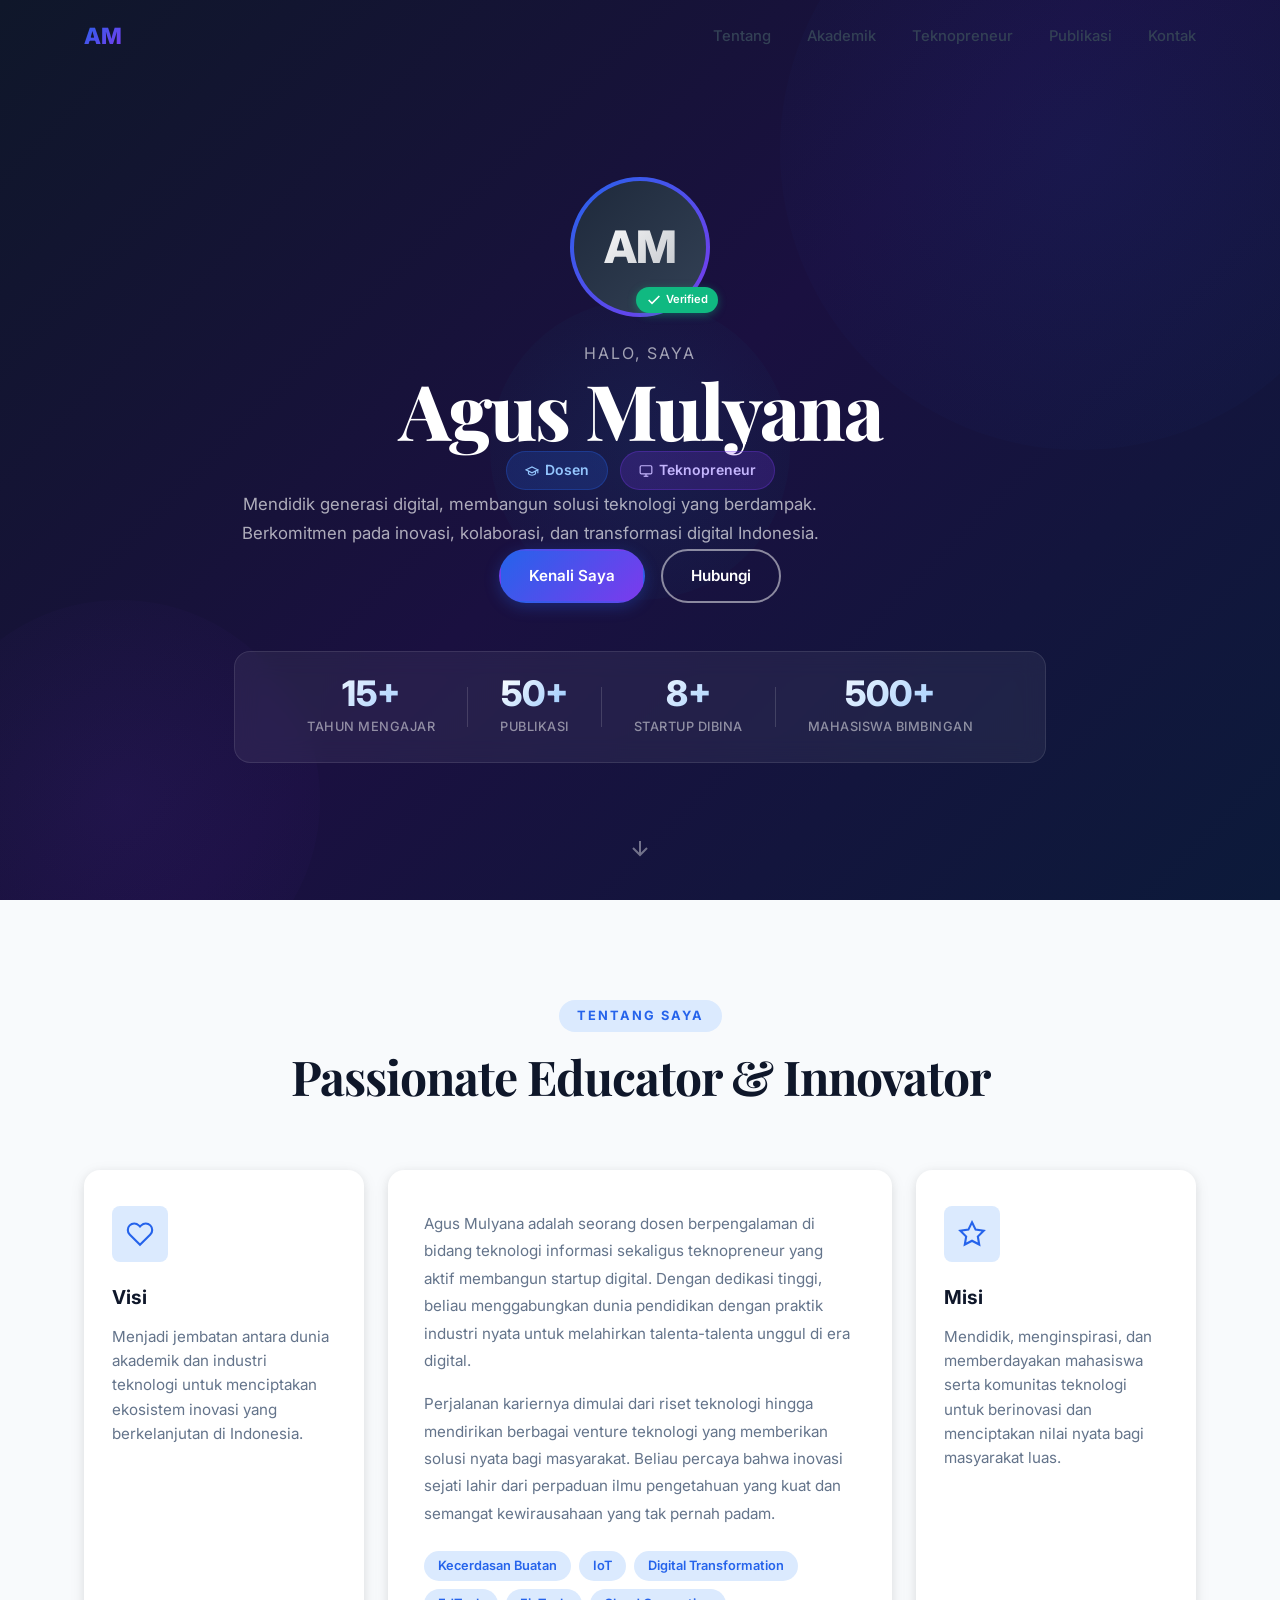
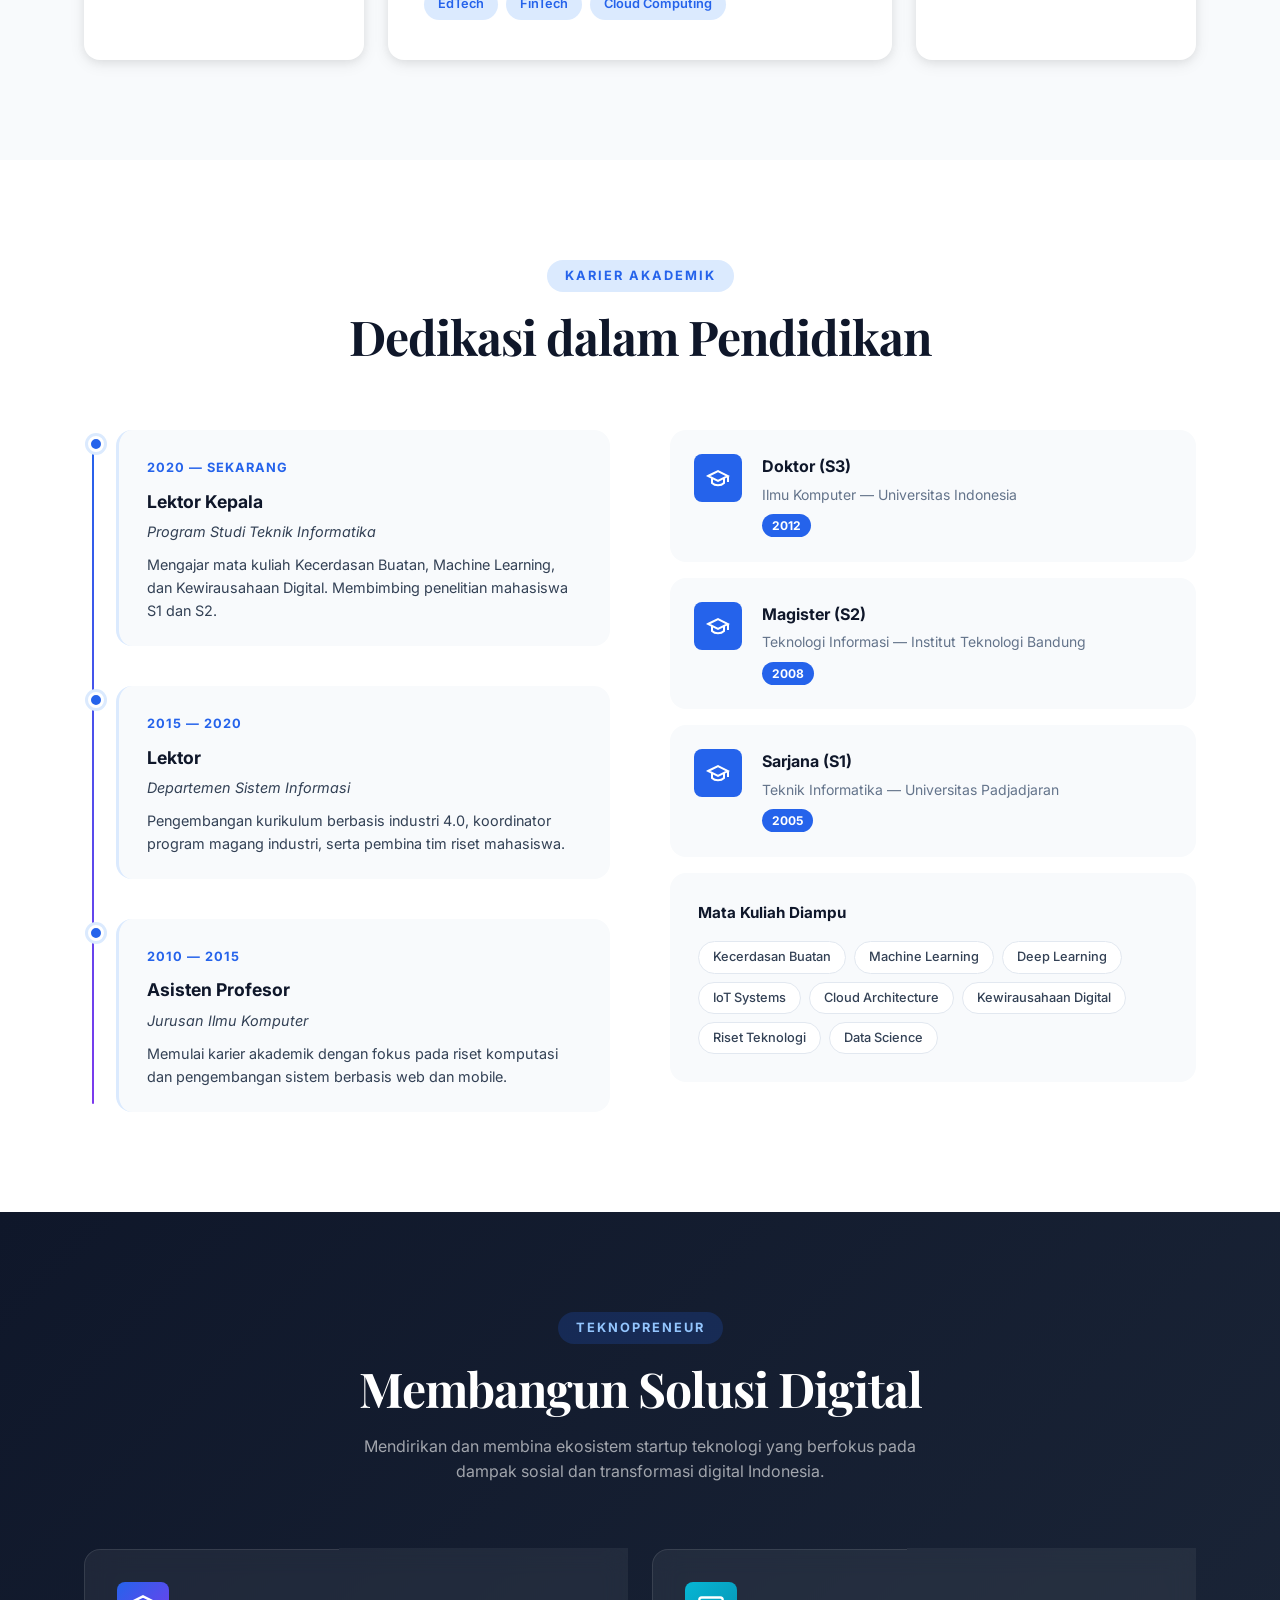
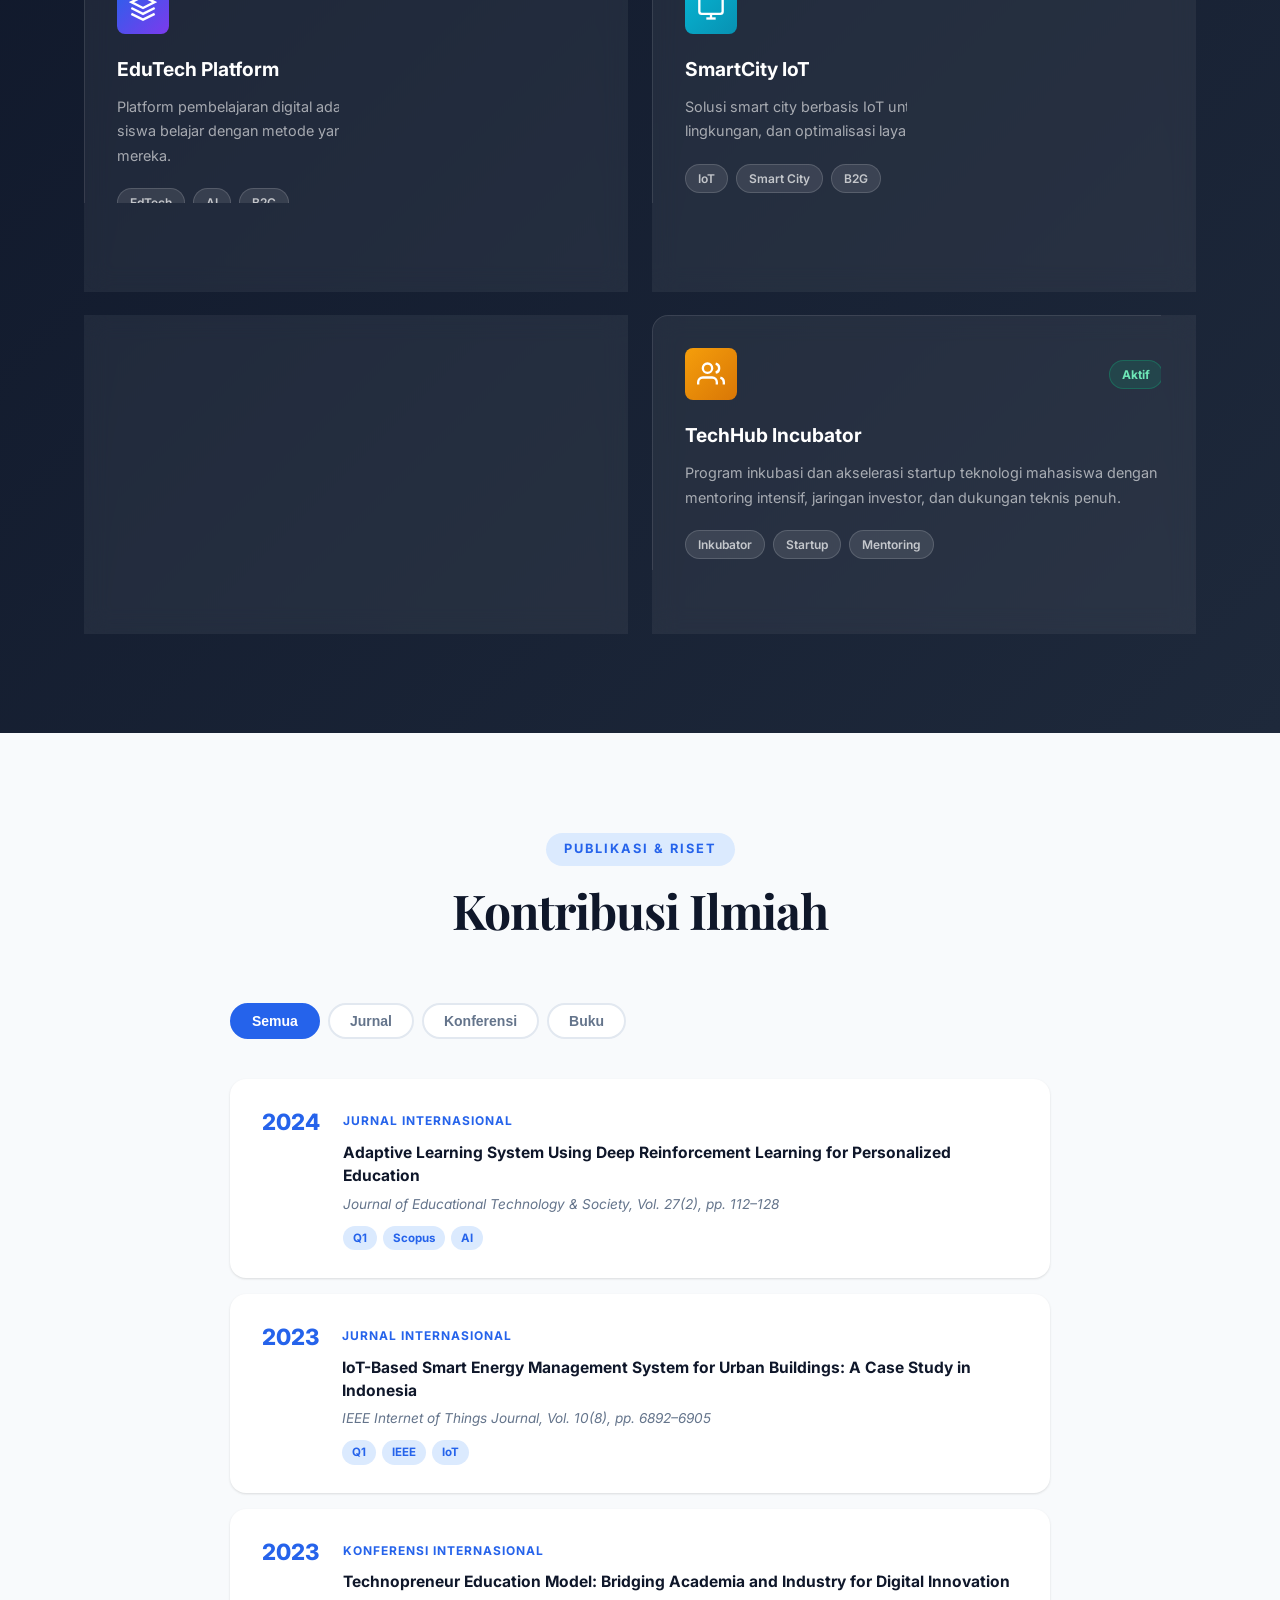
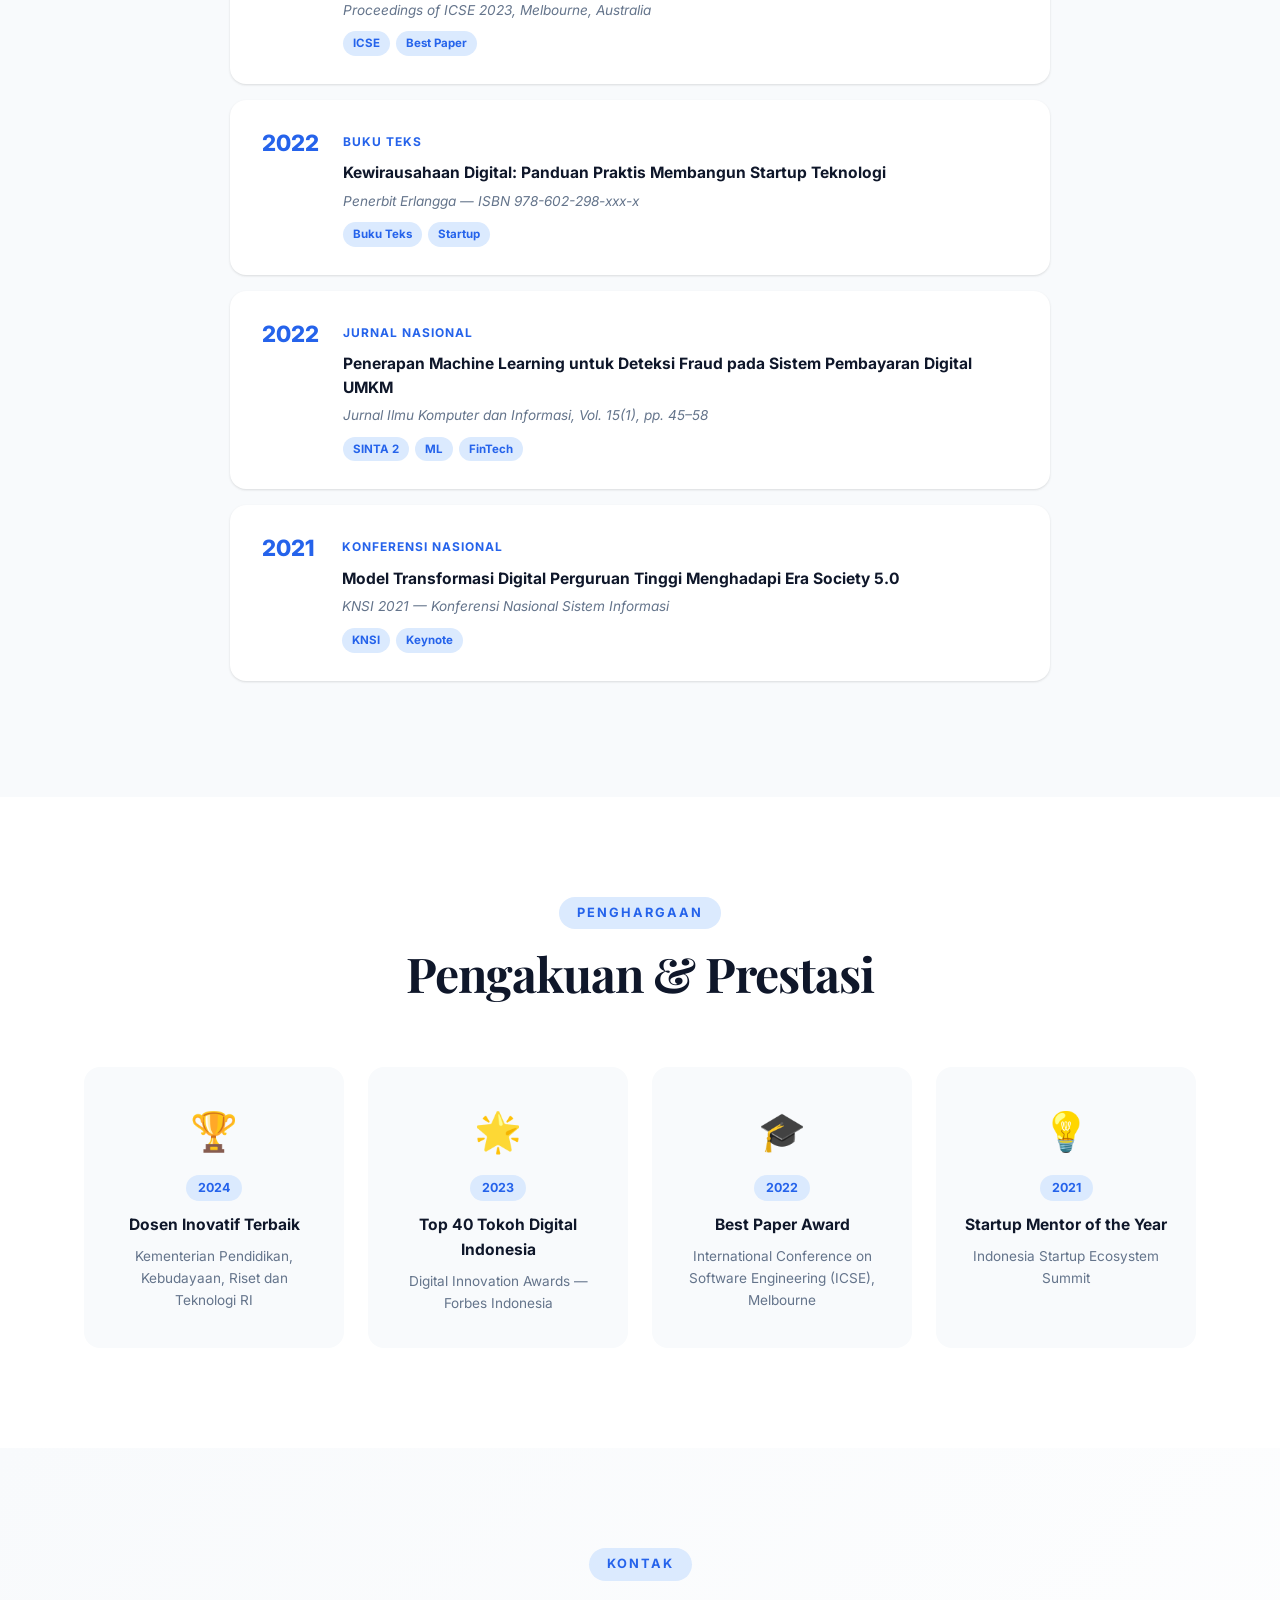
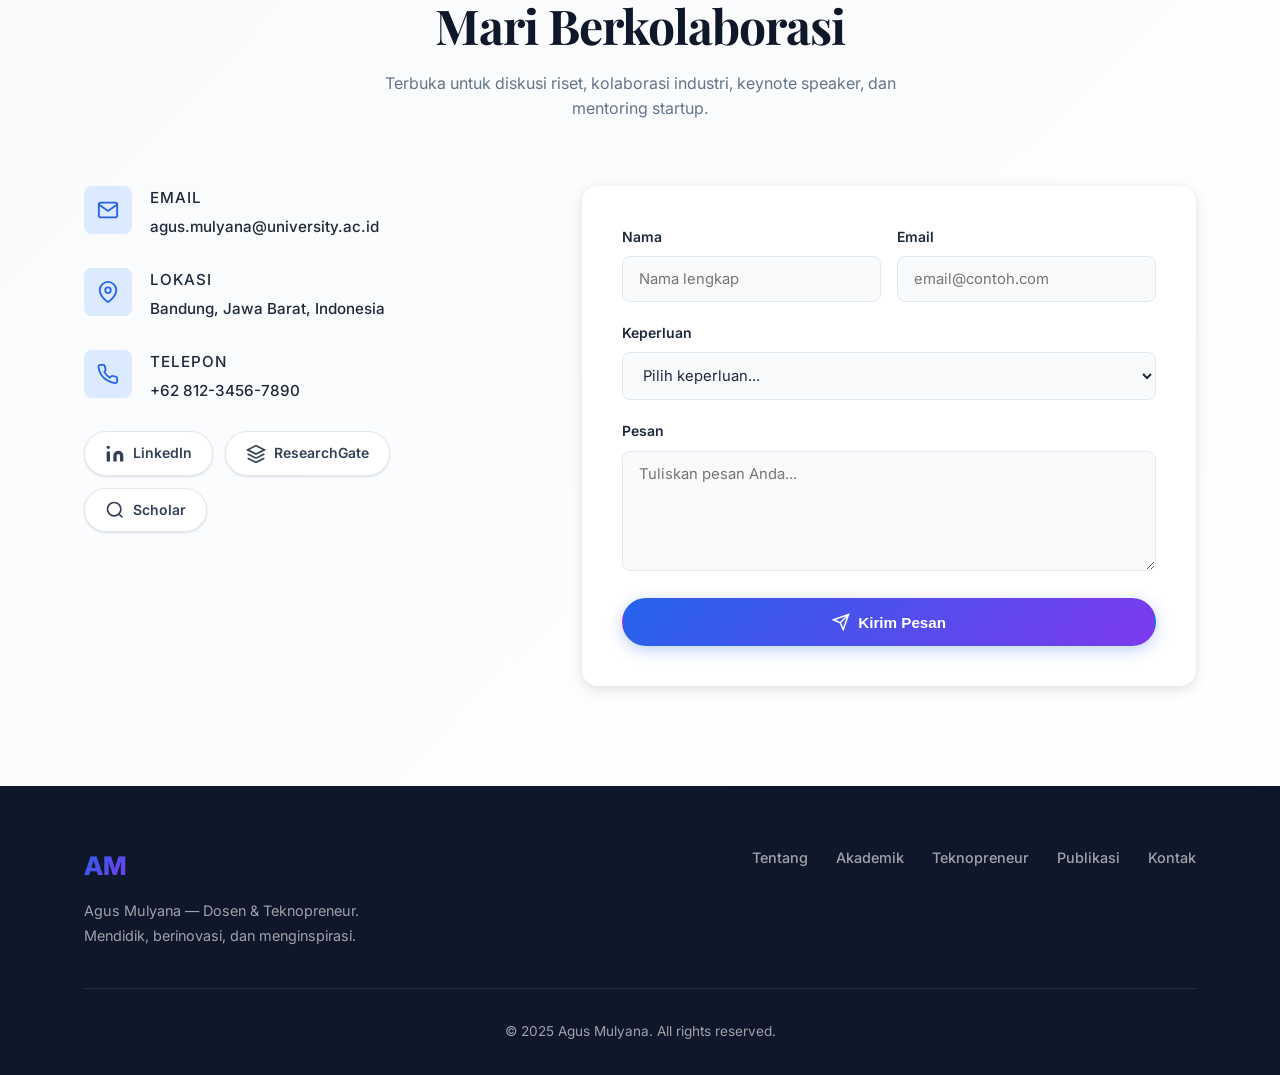
<file: index.html>
<!DOCTYPE html>
<html lang="id">
<head>
  <meta charset="UTF-8" />
  <meta name="viewport" content="width=device-width, initial-scale=1.0" />
  <title>Agus Mulyana — Dosen & Teknopreneur</title>
  <link rel="stylesheet" href="css/style.css" />
  <link rel="preconnect" href="https://fonts.googleapis.com" />
  <link rel="preconnect" href="https://fonts.gstatic.com" crossorigin />
  <link href="https://fonts.googleapis.com/css2?family=Inter:wght@300;400;500;600;700;800&family=Playfair+Display:wght@700;800&display=swap" rel="stylesheet" />
</head>
<body>

  <!-- Navigation -->
  <nav class="navbar" id="navbar">
    <div class="nav-container">
      <a href="#home" class="nav-logo">AM</a>
      <ul class="nav-links" id="navLinks">
        <li><a href="#about">Tentang</a></li>
        <li><a href="#academic">Akademik</a></li>
        <li><a href="#technopreneur">Teknopreneur</a></li>
        <li><a href="#publications">Publikasi</a></li>
        <li><a href="#contact">Kontak</a></li>
      </ul>
      <button class="hamburger" id="hamburger" aria-label="Menu">
        <span></span><span></span><span></span>
      </button>
    </div>
  </nav>

  <!-- Hero -->
  <section class="hero" id="home">
    <div class="hero-bg">
      <div class="hero-circle c1"></div>
      <div class="hero-circle c2"></div>
      <div class="hero-circle c3"></div>
    </div>
    <div class="hero-content">
      <div class="hero-avatar">
        <div class="avatar-ring">
          <div class="avatar-inner">
            <span class="avatar-initials">AM</span>
          </div>
        </div>
        <div class="avatar-badge">
          <svg width="16" height="16" viewBox="0 0 24 24" fill="none" stroke="currentColor" stroke-width="2.5"><polyline points="20 6 9 17 4 12"/></svg>
          Verified
        </div>
      </div>
      <div class="hero-text">
        <p class="hero-greeting">Halo, saya</p>
        <h1 class="hero-name">Agus Mulyana</h1>
        <div class="hero-roles">
          <span class="role-tag tag-dosen">
            <svg width="14" height="14" viewBox="0 0 24 24" fill="none" stroke="currentColor" stroke-width="2"><path d="M22 10v6M2 10l10-5 10 5-10 5z"/><path d="M6 12v5c3 3 9 3 12 0v-5"/></svg>
            Dosen
          </span>
          <span class="role-tag tag-techno">
            <svg width="14" height="14" viewBox="0 0 24 24" fill="none" stroke="currentColor" stroke-width="2"><rect x="2" y="3" width="20" height="14" rx="2"/><line x1="8" y1="21" x2="16" y2="21"/><line x1="12" y1="17" x2="12" y2="21"/></svg>
            Teknopreneur
          </span>
        </div>
        <p class="hero-desc">Mendidik generasi digital, membangun solusi teknologi yang berdampak. Berkomitmen pada inovasi, kolaborasi, dan transformasi digital Indonesia.</p>
        <div class="hero-actions">
          <a href="#about" class="btn btn-primary">Kenali Saya</a>
          <a href="#contact" class="btn btn-outline">Hubungi</a>
        </div>
      </div>
    </div>
    <div class="hero-stats">
      <div class="stat-item">
        <span class="stat-num" data-target="15">0</span>
        <span class="stat-label">Tahun Mengajar</span>
      </div>
      <div class="stat-divider"></div>
      <div class="stat-item">
        <span class="stat-num" data-target="50">0</span>
        <span class="stat-label">Publikasi</span>
      </div>
      <div class="stat-divider"></div>
      <div class="stat-item">
        <span class="stat-num" data-target="8">0</span>
        <span class="stat-label">Startup Dibina</span>
      </div>
      <div class="stat-divider"></div>
      <div class="stat-item">
        <span class="stat-num" data-target="500">0</span>
        <span class="stat-label">Mahasiswa Bimbingan</span>
      </div>
    </div>
    <a href="#about" class="scroll-down" aria-label="Scroll ke bawah">
      <svg width="24" height="24" viewBox="0 0 24 24" fill="none" stroke="currentColor" stroke-width="2"><path d="M12 5v14M5 12l7 7 7-7"/></svg>
    </a>
  </section>

  <!-- About -->
  <section class="section about-section" id="about">
    <div class="container">
      <div class="section-header">
        <span class="section-label">Tentang Saya</span>
        <h2 class="section-title">Passionate Educator &amp; Innovator</h2>
      </div>
      <div class="about-grid">
        <div class="about-card">
          <div class="about-icon">
            <svg width="28" height="28" viewBox="0 0 24 24" fill="none" stroke="currentColor" stroke-width="1.8"><path d="M20.84 4.61a5.5 5.5 0 0 0-7.78 0L12 5.67l-1.06-1.06a5.5 5.5 0 0 0-7.78 7.78l1.06 1.06L12 21.23l7.78-7.78 1.06-1.06a5.5 5.5 0 0 0 0-7.78z"/></svg>
          </div>
          <h3>Visi</h3>
          <p>Menjadi jembatan antara dunia akademik dan industri teknologi untuk menciptakan ekosistem inovasi yang berkelanjutan di Indonesia.</p>
        </div>
        <div class="about-card about-main">
          <p class="about-bio">Agus Mulyana adalah seorang dosen berpengalaman di bidang teknologi informasi sekaligus teknopreneur yang aktif membangun startup digital. Dengan dedikasi tinggi, beliau menggabungkan dunia pendidikan dengan praktik industri nyata untuk melahirkan talenta-talenta unggul di era digital.</p>
          <p class="about-bio">Perjalanan kariernya dimulai dari riset teknologi hingga mendirikan berbagai venture teknologi yang memberikan solusi nyata bagi masyarakat. Beliau percaya bahwa inovasi sejati lahir dari perpaduan ilmu pengetahuan yang kuat dan semangat kewirausahaan yang tak pernah padam.</p>
          <div class="about-tags">
            <span>Kecerdasan Buatan</span>
            <span>IoT</span>
            <span>Digital Transformation</span>
            <span>EdTech</span>
            <span>FinTech</span>
            <span>Cloud Computing</span>
          </div>
        </div>
        <div class="about-card">
          <div class="about-icon">
            <svg width="28" height="28" viewBox="0 0 24 24" fill="none" stroke="currentColor" stroke-width="1.8"><polygon points="12 2 15.09 8.26 22 9.27 17 14.14 18.18 21.02 12 17.77 5.82 21.02 7 14.14 2 9.27 8.91 8.26 12 2"/></svg>
          </div>
          <h3>Misi</h3>
          <p>Mendidik, menginspirasi, dan memberdayakan mahasiswa serta komunitas teknologi untuk berinovasi dan menciptakan nilai nyata bagi masyarakat luas.</p>
        </div>
      </div>
    </div>
  </section>

  <!-- Academic -->
  <section class="section academic-section" id="academic">
    <div class="container">
      <div class="section-header">
        <span class="section-label">Karier Akademik</span>
        <h2 class="section-title">Dedikasi dalam Pendidikan</h2>
      </div>
      <div class="academic-layout">
        <div class="academic-left">
          <div class="timeline">
            <div class="timeline-item reveal">
              <div class="timeline-dot"></div>
              <div class="timeline-content">
                <span class="timeline-year">2020 — Sekarang</span>
                <h4>Lektor Kepala</h4>
                <p class="timeline-place">Program Studi Teknik Informatika</p>
                <p>Mengajar mata kuliah Kecerdasan Buatan, Machine Learning, dan Kewirausahaan Digital. Membimbing penelitian mahasiswa S1 dan S2.</p>
              </div>
            </div>
            <div class="timeline-item reveal">
              <div class="timeline-dot"></div>
              <div class="timeline-content">
                <span class="timeline-year">2015 — 2020</span>
                <h4>Lektor</h4>
                <p class="timeline-place">Departemen Sistem Informasi</p>
                <p>Pengembangan kurikulum berbasis industri 4.0, koordinator program magang industri, serta pembina tim riset mahasiswa.</p>
              </div>
            </div>
            <div class="timeline-item reveal">
              <div class="timeline-dot"></div>
              <div class="timeline-content">
                <span class="timeline-year">2010 — 2015</span>
                <h4>Asisten Profesor</h4>
                <p class="timeline-place">Jurusan Ilmu Komputer</p>
                <p>Memulai karier akademik dengan fokus pada riset komputasi dan pengembangan sistem berbasis web dan mobile.</p>
              </div>
            </div>
          </div>
        </div>
        <div class="academic-right">
          <div class="edu-card reveal">
            <div class="edu-icon">
              <svg width="24" height="24" viewBox="0 0 24 24" fill="none" stroke="currentColor" stroke-width="2"><path d="M22 10v6M2 10l10-5 10 5-10 5z"/><path d="M6 12v5c3 3 9 3 12 0v-5"/></svg>
            </div>
            <div>
              <h4>Doktor (S3)</h4>
              <p>Ilmu Komputer — Universitas Indonesia</p>
              <span class="edu-year">2012</span>
            </div>
          </div>
          <div class="edu-card reveal">
            <div class="edu-icon">
              <svg width="24" height="24" viewBox="0 0 24 24" fill="none" stroke="currentColor" stroke-width="2"><path d="M22 10v6M2 10l10-5 10 5-10 5z"/><path d="M6 12v5c3 3 9 3 12 0v-5"/></svg>
            </div>
            <div>
              <h4>Magister (S2)</h4>
              <p>Teknologi Informasi — Institut Teknologi Bandung</p>
              <span class="edu-year">2008</span>
            </div>
          </div>
          <div class="edu-card reveal">
            <div class="edu-icon">
              <svg width="24" height="24" viewBox="0 0 24 24" fill="none" stroke="currentColor" stroke-width="2"><path d="M22 10v6M2 10l10-5 10 5-10 5z"/><path d="M6 12v5c3 3 9 3 12 0v-5"/></svg>
            </div>
            <div>
              <h4>Sarjana (S1)</h4>
              <p>Teknik Informatika — Universitas Padjadjaran</p>
              <span class="edu-year">2005</span>
            </div>
          </div>
          <div class="courses-block reveal">
            <h4>Mata Kuliah Diampu</h4>
            <div class="course-list">
              <span>Kecerdasan Buatan</span>
              <span>Machine Learning</span>
              <span>Deep Learning</span>
              <span>IoT Systems</span>
              <span>Cloud Architecture</span>
              <span>Kewirausahaan Digital</span>
              <span>Riset Teknologi</span>
              <span>Data Science</span>
            </div>
          </div>
        </div>
      </div>
    </div>
  </section>

  <!-- Technopreneur -->
  <section class="section techno-section" id="technopreneur">
    <div class="container">
      <div class="section-header">
        <span class="section-label">Teknopreneur</span>
        <h2 class="section-title">Membangun Solusi Digital</h2>
        <p class="section-desc">Mendirikan dan membina ekosistem startup teknologi yang berfokus pada dampak sosial dan transformasi digital Indonesia.</p>
      </div>
      <div class="ventures-grid">
        <div class="venture-card reveal">
          <div class="venture-header">
            <div class="venture-logo v1">
              <svg width="28" height="28" viewBox="0 0 24 24" fill="none" stroke="currentColor" stroke-width="2"><path d="M12 2L2 7l10 5 10-5-10-5z"/><path d="M2 17l10 5 10-5"/><path d="M2 12l10 5 10-5"/></svg>
            </div>
            <span class="venture-status status-active">Aktif</span>
          </div>
          <h3>EduTech Platform</h3>
          <p>Platform pembelajaran digital adaptif berbasis AI yang membantu siswa belajar dengan metode yang disesuaikan dengan gaya belajar mereka.</p>
          <div class="venture-tags">
            <span>EdTech</span><span>AI</span><span>B2C</span>
          </div>
          <div class="venture-meta">
            <span>📅 2019</span>
            <span>👥 10.000+ pengguna</span>
          </div>
        </div>
        <div class="venture-card reveal">
          <div class="venture-header">
            <div class="venture-logo v2">
              <svg width="28" height="28" viewBox="0 0 24 24" fill="none" stroke="currentColor" stroke-width="2"><rect x="2" y="3" width="20" height="14" rx="2"/><line x1="8" y1="21" x2="16" y2="21"/><line x1="12" y1="17" x2="12" y2="21"/></svg>
            </div>
            <span class="venture-status status-active">Aktif</span>
          </div>
          <h3>SmartCity IoT</h3>
          <p>Solusi smart city berbasis IoT untuk manajemen energi, pemantauan lingkungan, dan optimalisasi layanan publik perkotaan.</p>
          <div class="venture-tags">
            <span>IoT</span><span>Smart City</span><span>B2G</span>
          </div>
          <div class="venture-meta">
            <span>📅 2021</span>
            <span>🏙️ 3 kota pilot</span>
          </div>
        </div>
        <div class="venture-card reveal">
          <div class="venture-header">
            <div class="venture-logo v3">
              <svg width="28" height="28" viewBox="0 0 24 24" fill="none" stroke="currentColor" stroke-width="2"><line x1="12" y1="1" x2="12" y2="23"/><path d="M17 5H9.5a3.5 3.5 0 0 0 0 7h5a3.5 3.5 0 0 1 0 7H6"/></svg>
            </div>
            <span class="venture-status status-exit">Acquired</span>
          </div>
          <h3>FinPay Digital</h3>
          <p>Solusi pembayaran digital dan inklusi keuangan untuk pelaku UMKM yang belum terjangkau layanan perbankan konvensional.</p>
          <div class="venture-tags">
            <span>FinTech</span><span>UMKM</span><span>B2B</span>
          </div>
          <div class="venture-meta">
            <span>📅 2017</span>
            <span>✅ Diakuisisi 2022</span>
          </div>
        </div>
        <div class="venture-card reveal">
          <div class="venture-header">
            <div class="venture-logo v4">
              <svg width="28" height="28" viewBox="0 0 24 24" fill="none" stroke="currentColor" stroke-width="2"><path d="M17 21v-2a4 4 0 0 0-4-4H5a4 4 0 0 0-4 4v2"/><circle cx="9" cy="7" r="4"/><path d="M23 21v-2a4 4 0 0 0-3-3.87"/><path d="M16 3.13a4 4 0 0 1 0 7.75"/></svg>
            </div>
            <span class="venture-status status-active">Aktif</span>
          </div>
          <h3>TechHub Incubator</h3>
          <p>Program inkubasi dan akselerasi startup teknologi mahasiswa dengan mentoring intensif, jaringan investor, dan dukungan teknis penuh.</p>
          <div class="venture-tags">
            <span>Inkubator</span><span>Startup</span><span>Mentoring</span>
          </div>
          <div class="venture-meta">
            <span>📅 2020</span>
            <span>🚀 8 startup binaan</span>
          </div>
        </div>
      </div>
    </div>
  </section>

  <!-- Publications -->
  <section class="section pub-section" id="publications">
    <div class="container">
      <div class="section-header">
        <span class="section-label">Publikasi &amp; Riset</span>
        <h2 class="section-title">Kontribusi Ilmiah</h2>
      </div>
      <div class="pub-layout">
        <div class="pub-filters">
          <button class="pub-filter active" data-filter="all">Semua</button>
          <button class="pub-filter" data-filter="journal">Jurnal</button>
          <button class="pub-filter" data-filter="conference">Konferensi</button>
          <button class="pub-filter" data-filter="book">Buku</button>
        </div>
        <div class="pub-list" id="pubList">
          <div class="pub-item reveal" data-type="journal">
            <div class="pub-year">2024</div>
            <div class="pub-body">
              <span class="pub-type">Jurnal Internasional</span>
              <h4>Adaptive Learning System Using Deep Reinforcement Learning for Personalized Education</h4>
              <p class="pub-journal">Journal of Educational Technology &amp; Society, Vol. 27(2), pp. 112–128</p>
              <div class="pub-tags"><span>Q1</span><span>Scopus</span><span>AI</span></div>
            </div>
          </div>
          <div class="pub-item reveal" data-type="journal">
            <div class="pub-year">2023</div>
            <div class="pub-body">
              <span class="pub-type">Jurnal Internasional</span>
              <h4>IoT-Based Smart Energy Management System for Urban Buildings: A Case Study in Indonesia</h4>
              <p class="pub-journal">IEEE Internet of Things Journal, Vol. 10(8), pp. 6892–6905</p>
              <div class="pub-tags"><span>Q1</span><span>IEEE</span><span>IoT</span></div>
            </div>
          </div>
          <div class="pub-item reveal" data-type="conference">
            <div class="pub-year">2023</div>
            <div class="pub-body">
              <span class="pub-type">Konferensi Internasional</span>
              <h4>Technopreneur Education Model: Bridging Academia and Industry for Digital Innovation</h4>
              <p class="pub-journal">Proceedings of ICSE 2023, Melbourne, Australia</p>
              <div class="pub-tags"><span>ICSE</span><span>Best Paper</span></div>
            </div>
          </div>
          <div class="pub-item reveal" data-type="book">
            <div class="pub-year">2022</div>
            <div class="pub-body">
              <span class="pub-type">Buku Teks</span>
              <h4>Kewirausahaan Digital: Panduan Praktis Membangun Startup Teknologi</h4>
              <p class="pub-journal">Penerbit Erlangga — ISBN 978-602-298-xxx-x</p>
              <div class="pub-tags"><span>Buku Teks</span><span>Startup</span></div>
            </div>
          </div>
          <div class="pub-item reveal" data-type="journal">
            <div class="pub-year">2022</div>
            <div class="pub-body">
              <span class="pub-type">Jurnal Nasional</span>
              <h4>Penerapan Machine Learning untuk Deteksi Fraud pada Sistem Pembayaran Digital UMKM</h4>
              <p class="pub-journal">Jurnal Ilmu Komputer dan Informasi, Vol. 15(1), pp. 45–58</p>
              <div class="pub-tags"><span>SINTA 2</span><span>ML</span><span>FinTech</span></div>
            </div>
          </div>
          <div class="pub-item reveal" data-type="conference">
            <div class="pub-year">2021</div>
            <div class="pub-body">
              <span class="pub-type">Konferensi Nasional</span>
              <h4>Model Transformasi Digital Perguruan Tinggi Menghadapi Era Society 5.0</h4>
              <p class="pub-journal">KNSI 2021 — Konferensi Nasional Sistem Informasi</p>
              <div class="pub-tags"><span>KNSI</span><span>Keynote</span></div>
            </div>
          </div>
        </div>
      </div>
    </div>
  </section>

  <!-- Achievements -->
  <section class="section award-section">
    <div class="container">
      <div class="section-header">
        <span class="section-label">Penghargaan</span>
        <h2 class="section-title">Pengakuan &amp; Prestasi</h2>
      </div>
      <div class="awards-grid">
        <div class="award-card reveal">
          <div class="award-icon">🏆</div>
          <div class="award-year">2024</div>
          <h4>Dosen Inovatif Terbaik</h4>
          <p>Kementerian Pendidikan, Kebudayaan, Riset dan Teknologi RI</p>
        </div>
        <div class="award-card reveal">
          <div class="award-icon">🌟</div>
          <div class="award-year">2023</div>
          <h4>Top 40 Tokoh Digital Indonesia</h4>
          <p>Digital Innovation Awards — Forbes Indonesia</p>
        </div>
        <div class="award-card reveal">
          <div class="award-icon">🎓</div>
          <div class="award-year">2022</div>
          <h4>Best Paper Award</h4>
          <p>International Conference on Software Engineering (ICSE), Melbourne</p>
        </div>
        <div class="award-card reveal">
          <div class="award-icon">💡</div>
          <div class="award-year">2021</div>
          <h4>Startup Mentor of the Year</h4>
          <p>Indonesia Startup Ecosystem Summit</p>
        </div>
      </div>
    </div>
  </section>

  <!-- Contact -->
  <section class="section contact-section" id="contact">
    <div class="container">
      <div class="section-header">
        <span class="section-label">Kontak</span>
        <h2 class="section-title">Mari Berkolaborasi</h2>
        <p class="section-desc">Terbuka untuk diskusi riset, kolaborasi industri, keynote speaker, dan mentoring startup.</p>
      </div>
      <div class="contact-grid">
        <div class="contact-info">
          <div class="contact-item reveal">
            <div class="contact-icon">
              <svg width="22" height="22" viewBox="0 0 24 24" fill="none" stroke="currentColor" stroke-width="2"><path d="M4 4h16c1.1 0 2 .9 2 2v12c0 1.1-.9 2-2 2H4c-1.1 0-2-.9-2-2V6c0-1.1.9-2 2-2z"/><polyline points="22,6 12,13 2,6"/></svg>
            </div>
            <div>
              <span class="contact-label">Email</span>
              <a href="mailto:agus.mulyana@university.ac.id">agus.mulyana@university.ac.id</a>
            </div>
          </div>
          <div class="contact-item reveal">
            <div class="contact-icon">
              <svg width="22" height="22" viewBox="0 0 24 24" fill="none" stroke="currentColor" stroke-width="2"><path d="M21 10c0 7-9 13-9 13s-9-6-9-13a9 9 0 0 1 18 0z"/><circle cx="12" cy="10" r="3"/></svg>
            </div>
            <div>
              <span class="contact-label">Lokasi</span>
              <span>Bandung, Jawa Barat, Indonesia</span>
            </div>
          </div>
          <div class="contact-item reveal">
            <div class="contact-icon">
              <svg width="22" height="22" viewBox="0 0 24 24" fill="none" stroke="currentColor" stroke-width="2"><path d="M22 16.92v3a2 2 0 0 1-2.18 2 19.79 19.79 0 0 1-8.63-3.07A19.5 19.5 0 0 1 4.69 13a19.79 19.79 0 0 1-3.07-8.67A2 2 0 0 1 3.6 2h3a2 2 0 0 1 2 1.72 12.84 12.84 0 0 0 .7 2.81 2 2 0 0 1-.45 2.11L8.09 9.91a16 16 0 0 0 6 6l1.27-1.27a2 2 0 0 1 2.11-.45 12.84 12.84 0 0 0 2.81.7A2 2 0 0 1 22 16.92z"/></svg>
            </div>
            <div>
              <span class="contact-label">Telepon</span>
              <a href="tel:+6281234567890">+62 812-3456-7890</a>
            </div>
          </div>
          <div class="social-links reveal">
            <a href="#" class="social-btn" aria-label="LinkedIn">
              <svg width="20" height="20" viewBox="0 0 24 24" fill="currentColor"><path d="M16 8a6 6 0 0 1 6 6v7h-4v-7a2 2 0 0 0-2-2 2 2 0 0 0-2 2v7h-4v-7a6 6 0 0 1 6-6z"/><rect x="2" y="9" width="4" height="12"/><circle cx="4" cy="4" r="2"/></svg>
              LinkedIn
            </a>
            <a href="#" class="social-btn" aria-label="ResearchGate">
              <svg width="20" height="20" viewBox="0 0 24 24" fill="none" stroke="currentColor" stroke-width="2"><path d="M12 2L2 7l10 5 10-5-10-5z"/><path d="M2 17l10 5 10-5"/><path d="M2 12l10 5 10-5"/></svg>
              ResearchGate
            </a>
            <a href="#" class="social-btn" aria-label="Google Scholar">
              <svg width="20" height="20" viewBox="0 0 24 24" fill="none" stroke="currentColor" stroke-width="2"><circle cx="11" cy="11" r="8"/><line x1="21" y1="21" x2="16.65" y2="16.65"/></svg>
              Scholar
            </a>
          </div>
        </div>
        <form class="contact-form reveal" id="contactForm">
          <div class="form-row">
            <div class="form-group">
              <label for="name">Nama</label>
              <input type="text" id="name" name="name" placeholder="Nama lengkap" required />
            </div>
            <div class="form-group">
              <label for="email">Email</label>
              <input type="email" id="email" name="email" placeholder="email@contoh.com" required />
            </div>
          </div>
          <div class="form-group">
            <label for="subject">Keperluan</label>
            <select id="subject" name="subject">
              <option value="">Pilih keperluan...</option>
              <option value="research">Kolaborasi Riset</option>
              <option value="speaker">Undangan Pembicara</option>
              <option value="mentoring">Mentoring Startup</option>
              <option value="industry">Kerjasama Industri</option>
              <option value="other">Lainnya</option>
            </select>
          </div>
          <div class="form-group">
            <label for="message">Pesan</label>
            <textarea id="message" name="message" rows="5" placeholder="Tuliskan pesan Anda..." required></textarea>
          </div>
          <button type="submit" class="btn btn-primary btn-full">
            <svg width="18" height="18" viewBox="0 0 24 24" fill="none" stroke="currentColor" stroke-width="2"><line x1="22" y1="2" x2="11" y2="13"/><polygon points="22 2 15 22 11 13 2 9 22 2"/></svg>
            Kirim Pesan
          </button>
          <div class="form-success" id="formSuccess">
            <svg width="20" height="20" viewBox="0 0 24 24" fill="none" stroke="currentColor" stroke-width="2.5"><polyline points="20 6 9 17 4 12"/></svg>
            Pesan terkirim! Kami akan segera menghubungi Anda.
          </div>
        </form>
      </div>
    </div>
  </section>

  <!-- Footer -->
  <footer class="footer">
    <div class="container">
      <div class="footer-top">
        <div class="footer-brand">
          <span class="footer-logo">AM</span>
          <p>Agus Mulyana — Dosen &amp; Teknopreneur. Mendidik, berinovasi, dan menginspirasi.</p>
        </div>
        <div class="footer-links">
          <a href="#about">Tentang</a>
          <a href="#academic">Akademik</a>
          <a href="#technopreneur">Teknopreneur</a>
          <a href="#publications">Publikasi</a>
          <a href="#contact">Kontak</a>
        </div>
      </div>
      <div class="footer-bottom">
        <p>&copy; 2025 Agus Mulyana. All rights reserved.</p>
      </div>
    </div>
  </footer>

  <script src="js/main.js"></script>
</body>
</html>
</file>
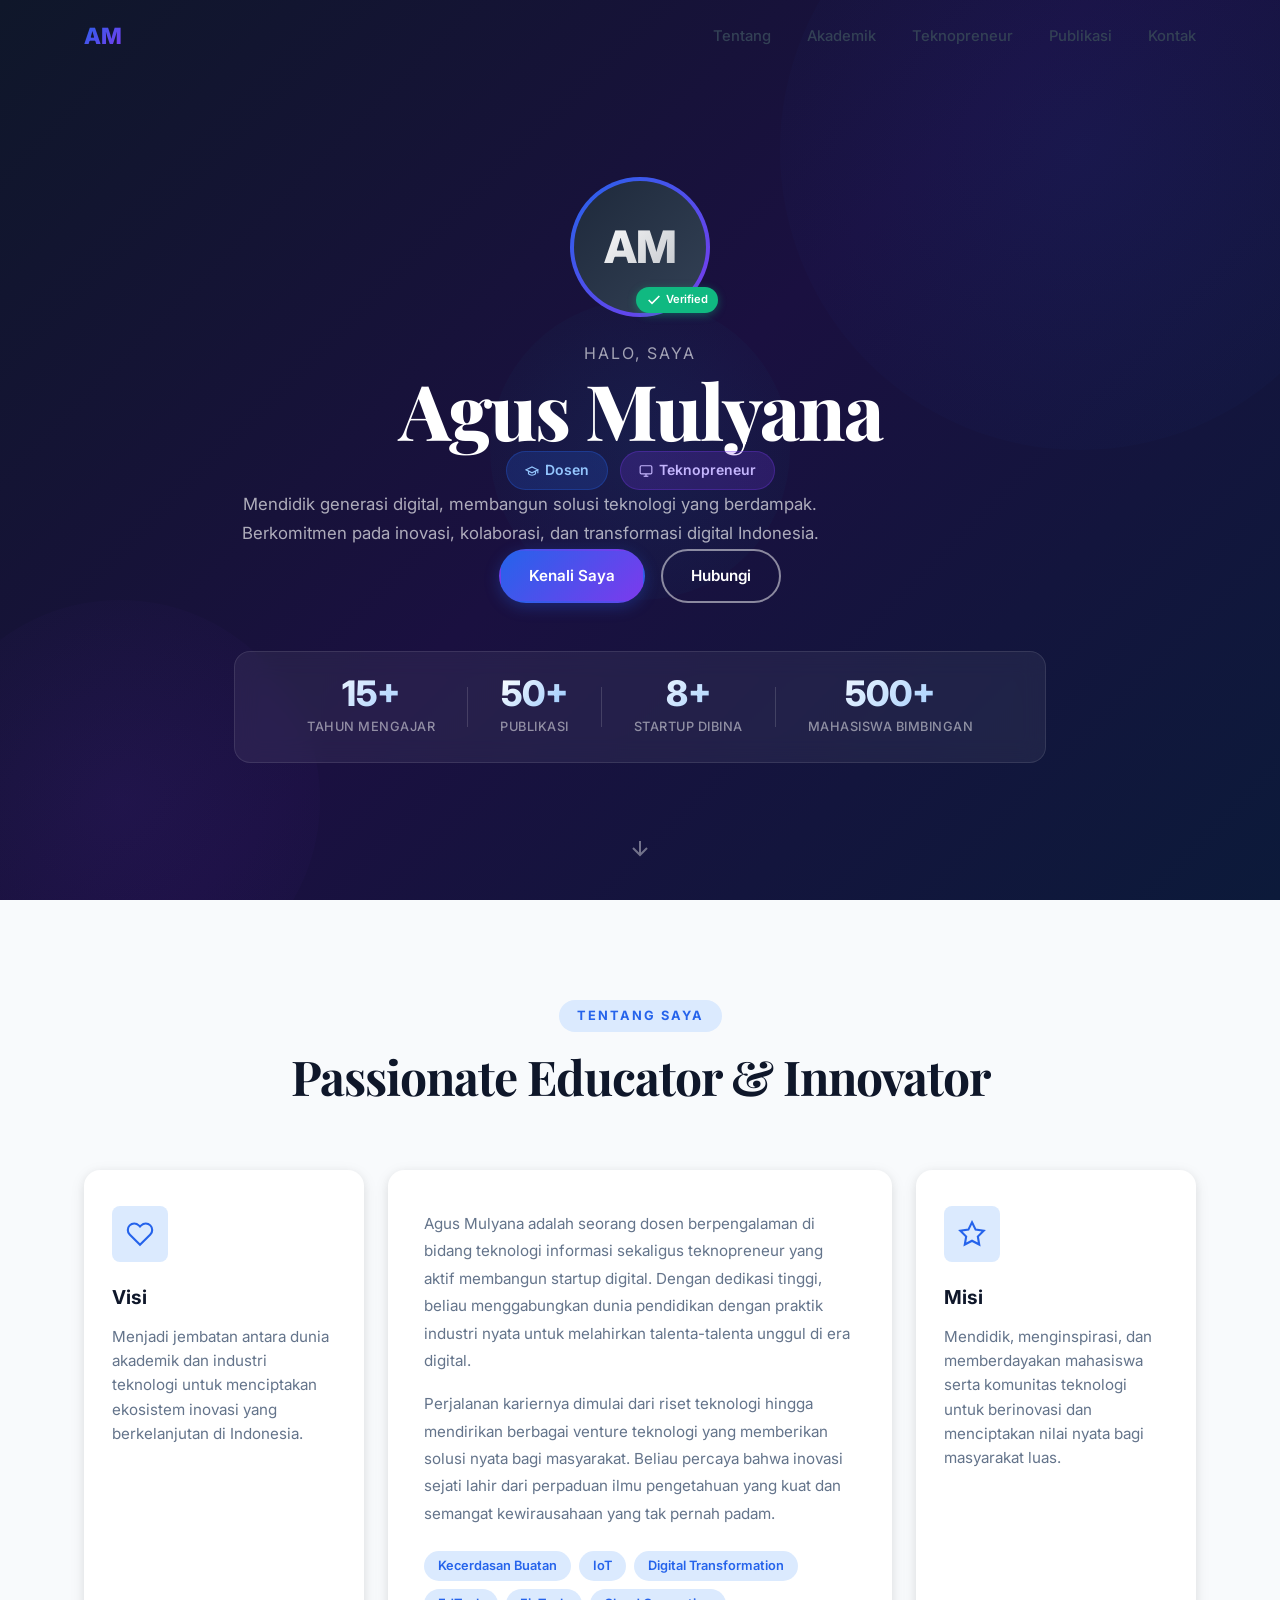
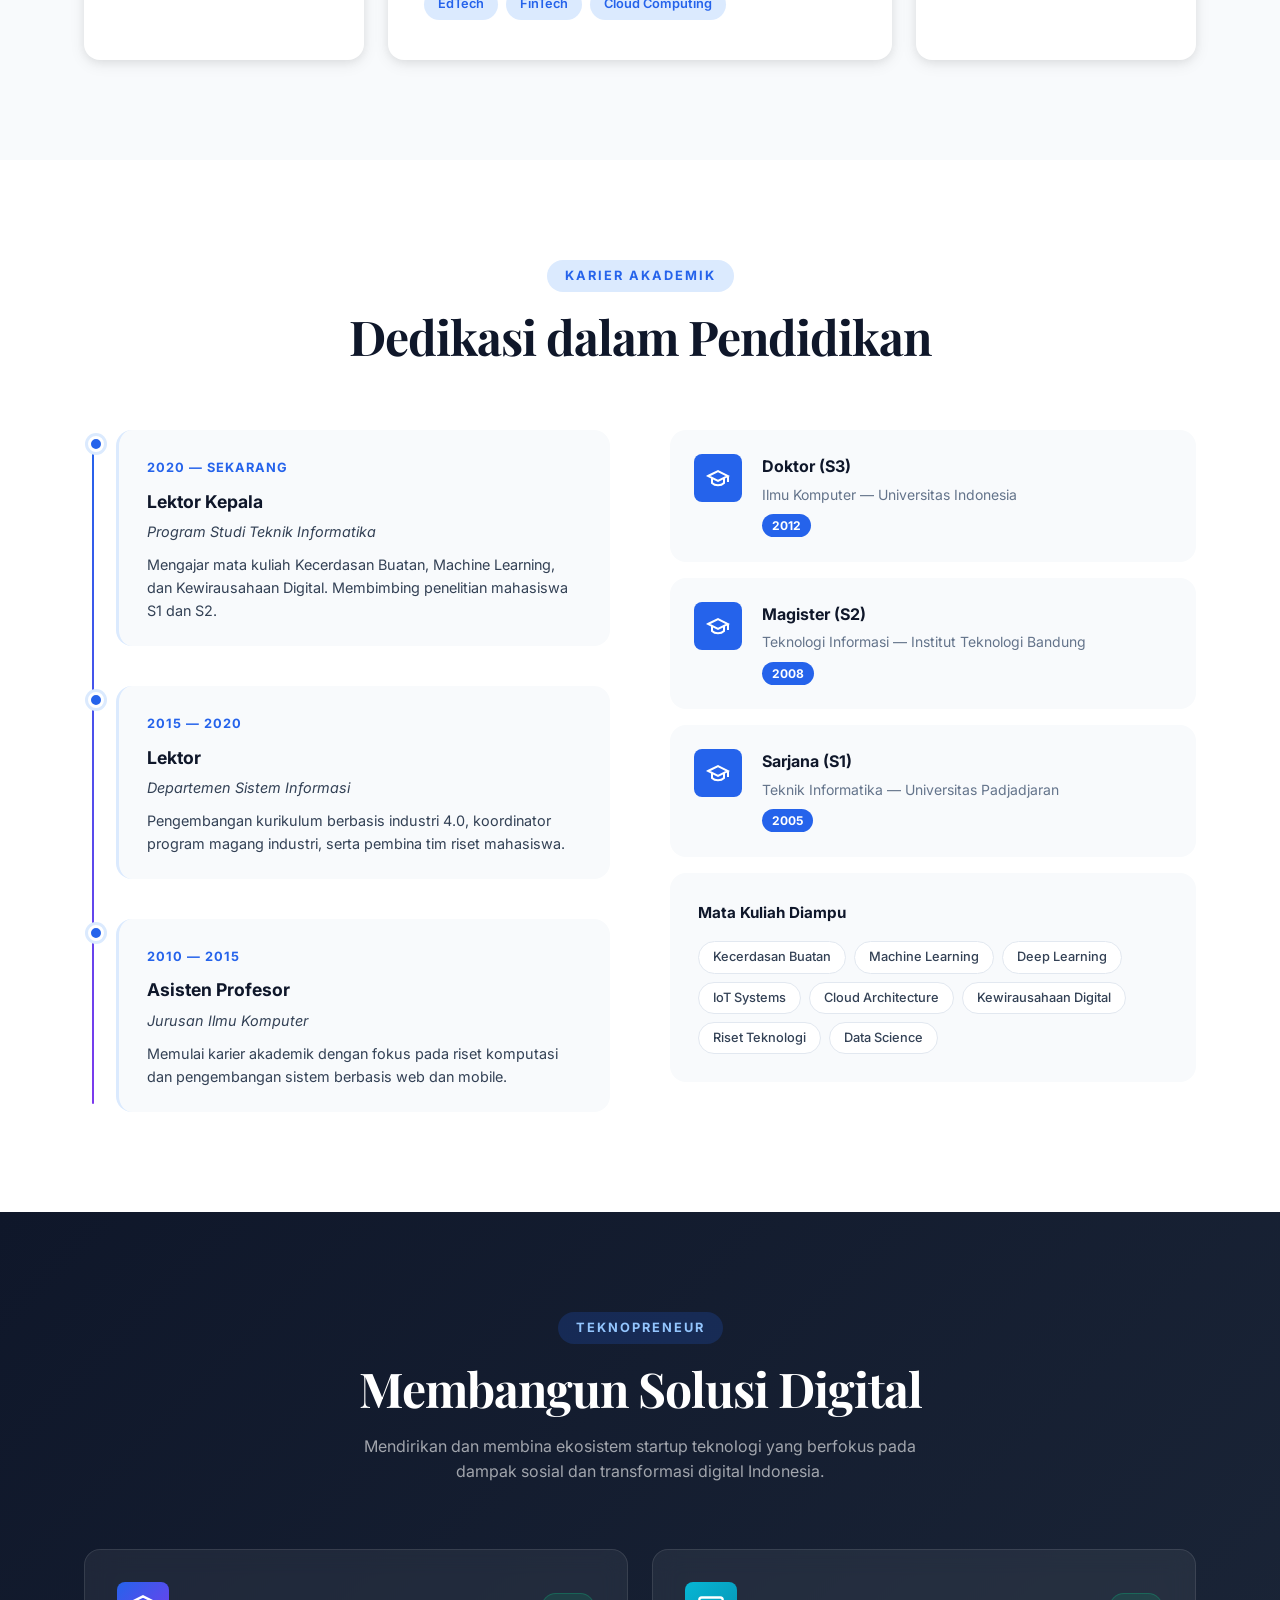
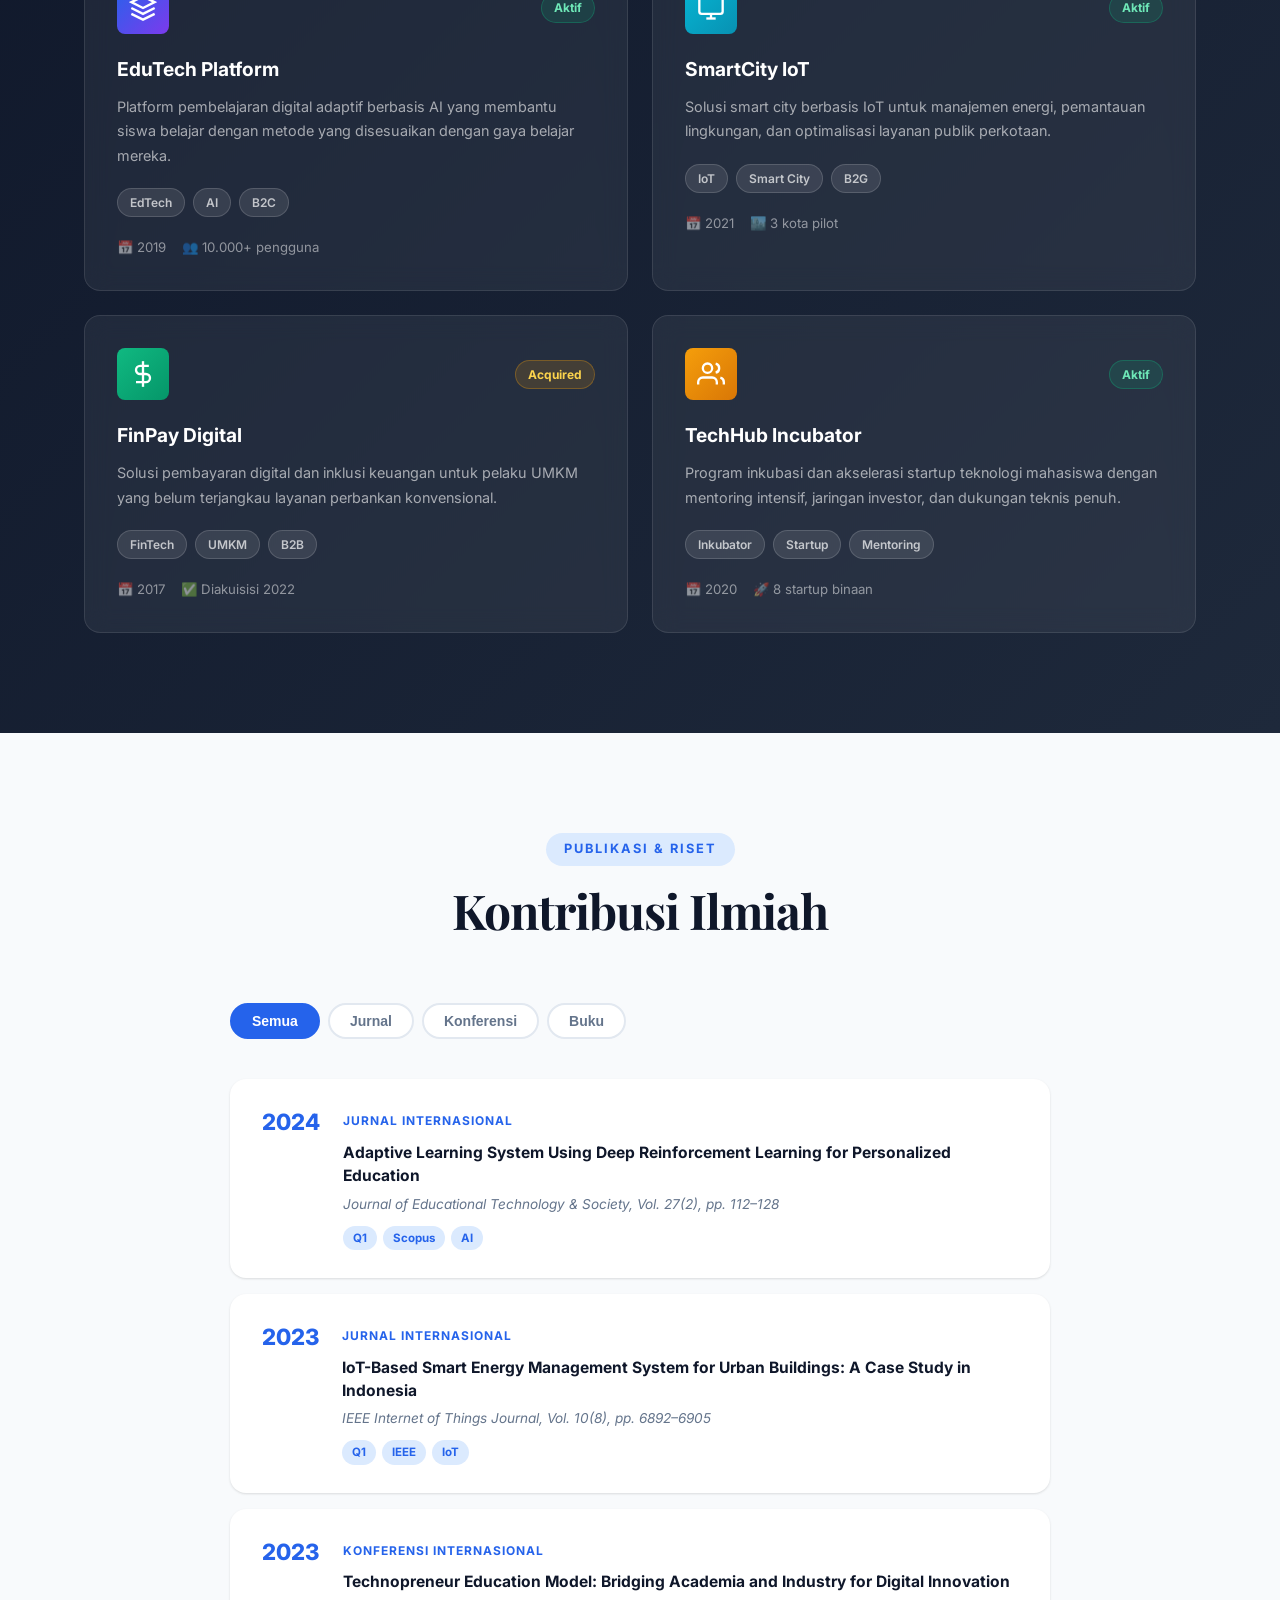
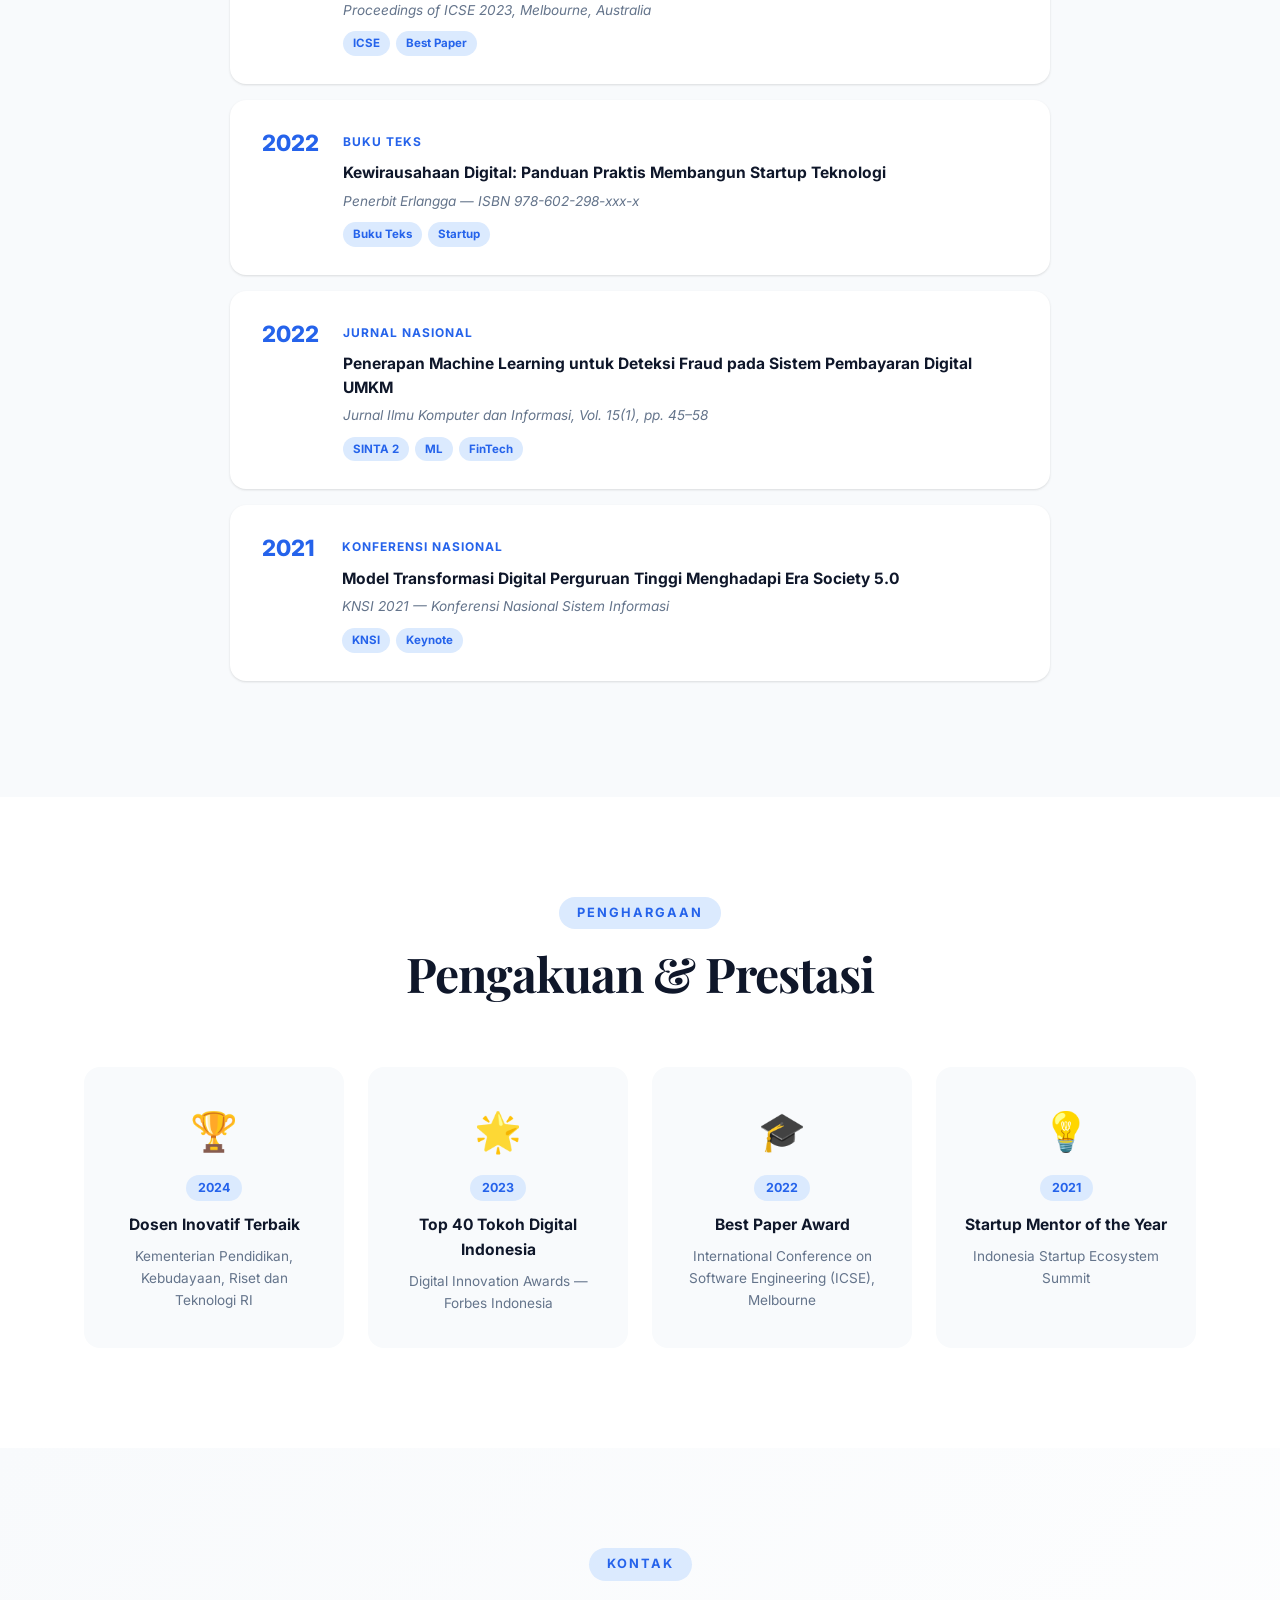
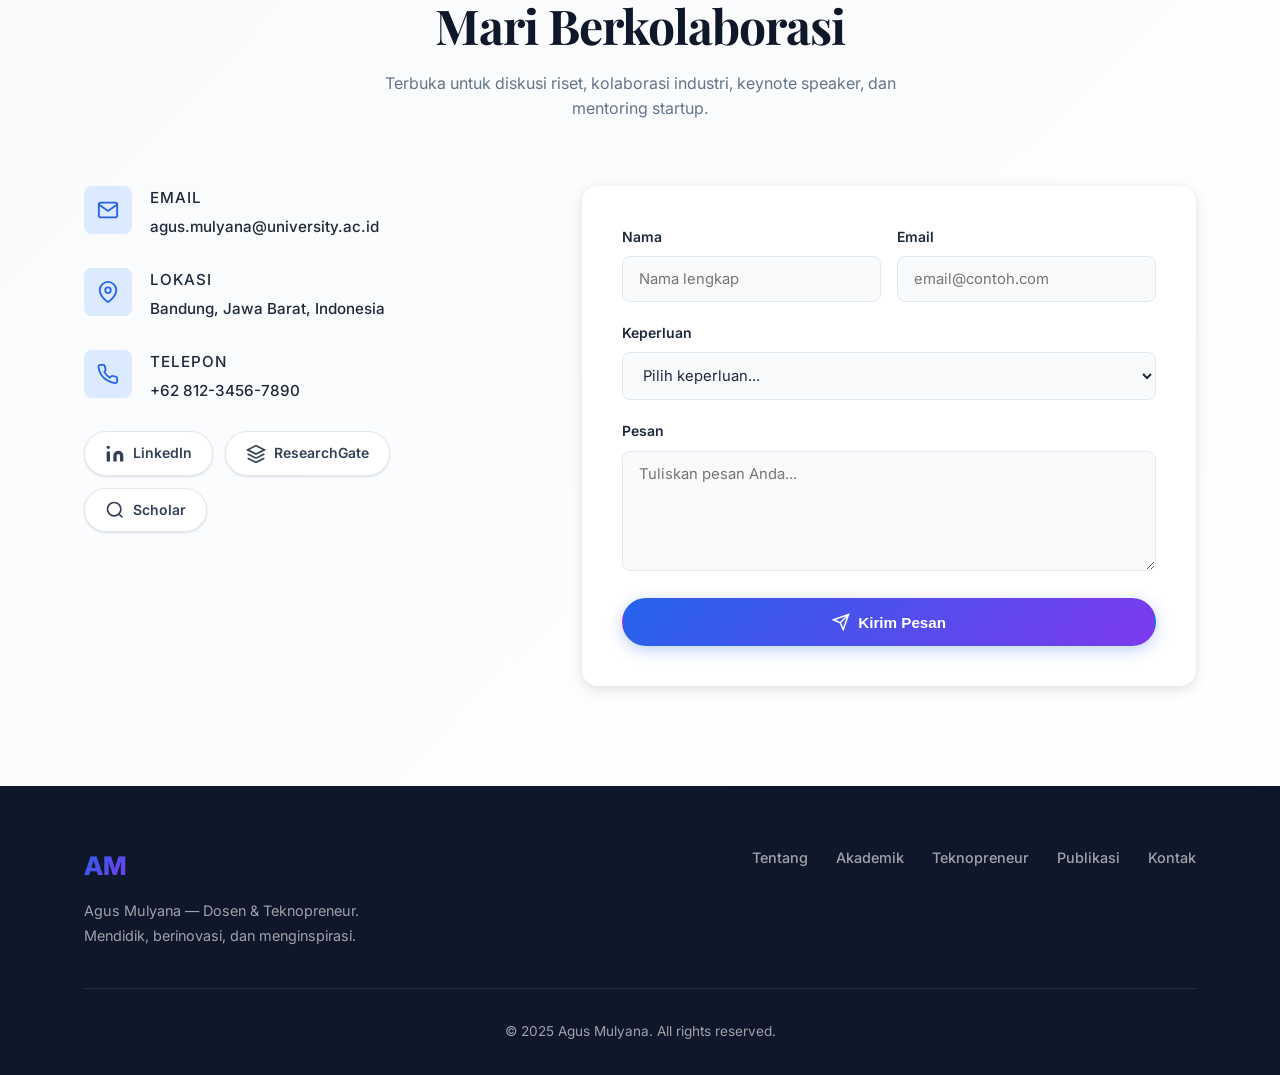
<file: index_standalone.html>
<!DOCTYPE html>
<html lang="id">
<head>
  <meta charset="UTF-8" />
  <meta name="viewport" content="width=device-width, initial-scale=1.0" />
  <title>Agus Mulyana — Dosen & Teknopreneur</title>
  <style>
/* ==============================
   BASE & VARIABLES
============================== */
:root {
  --primary: #2563eb;
  --primary-dark: #1d4ed8;
  --primary-light: #dbeafe;
  --secondary: #7c3aed;
  --accent: #06b6d4;
  --dark: #0f172a;
  --dark-2: #1e293b;
  --dark-3: #334155;
  --mid: #64748b;
  --light: #f1f5f9;
  --lighter: #f8fafc;
  --white: #ffffff;
  --success: #10b981;
  --border: #e2e8f0;
  --shadow-sm: 0 1px 3px rgba(0,0,0,.08), 0 1px 2px rgba(0,0,0,.05);
  --shadow: 0 4px 16px rgba(0,0,0,.08), 0 2px 8px rgba(0,0,0,.06);
  --shadow-lg: 0 20px 40px rgba(0,0,0,.1), 0 8px 20px rgba(0,0,0,.07);
  --radius: 16px;
  --radius-sm: 8px;
  --radius-full: 9999px;
  --transition: 0.3s cubic-bezier(0.4, 0, 0.2, 1);
}

*, *::before, *::after { box-sizing: border-box; margin: 0; padding: 0; }

html { scroll-behavior: smooth; }

body {
  font-family: 'Inter', -apple-system, BlinkMacSystemFont, sans-serif;
  font-size: 16px;
  line-height: 1.6;
  color: var(--dark-2);
  background: var(--white);
  overflow-x: hidden;
}

img { max-width: 100%; display: block; }
a { text-decoration: none; color: inherit; }
ul { list-style: none; }

.container {
  max-width: 1160px;
  margin: 0 auto;
  padding: 0 24px;
}

/* ==============================
   NAVBAR
============================== */
.navbar {
  position: fixed;
  top: 0; left: 0; right: 0;
  z-index: 1000;
  padding: 18px 0;
  transition: var(--transition);
}

.navbar.scrolled {
  background: rgba(255,255,255,0.95);
  backdrop-filter: blur(12px);
  padding: 12px 0;
  box-shadow: var(--shadow-sm);
}

.nav-container {
  max-width: 1160px;
  margin: 0 auto;
  padding: 0 24px;
  display: flex;
  align-items: center;
  justify-content: space-between;
}

.nav-logo {
  font-size: 1.4rem;
  font-weight: 800;
  background: linear-gradient(135deg, var(--primary), var(--secondary));
  -webkit-background-clip: text;
  -webkit-text-fill-color: transparent;
  background-clip: text;
  letter-spacing: -0.5px;
}

.nav-links {
  display: flex;
  gap: 36px;
  align-items: center;
}

.nav-links a {
  font-size: 0.925rem;
  font-weight: 500;
  color: var(--dark-3);
  transition: color var(--transition);
  position: relative;
}

.nav-links a::after {
  content: '';
  position: absolute;
  bottom: -4px; left: 0;
  width: 0; height: 2px;
  background: var(--primary);
  border-radius: var(--radius-full);
  transition: width var(--transition);
}

.nav-links a:hover { color: var(--primary); }
.nav-links a:hover::after { width: 100%; }

.hamburger {
  display: none;
  flex-direction: column;
  gap: 5px;
  background: none;
  border: none;
  cursor: pointer;
  padding: 4px;
}

.hamburger span {
  display: block;
  width: 24px; height: 2px;
  background: var(--white);
  border-radius: var(--radius-full);
  transition: var(--transition);
}

.navbar.scrolled .hamburger span {
  background: var(--dark-2);
}

/* ==============================
   BUTTONS
============================== */
.btn {
  display: inline-flex;
  align-items: center;
  gap: 8px;
  padding: 13px 28px;
  border-radius: var(--radius-full);
  font-size: 0.95rem;
  font-weight: 600;
  cursor: pointer;
  border: 2px solid transparent;
  transition: var(--transition);
  white-space: nowrap;
}

.btn-primary {
  background: linear-gradient(135deg, var(--primary), var(--secondary));
  color: var(--white);
  box-shadow: 0 4px 15px rgba(37,99,235,.3);
}

.btn-primary:hover {
  transform: translateY(-2px);
  box-shadow: 0 8px 25px rgba(37,99,235,.4);
}

.btn-outline {
  background: transparent;
  color: var(--white);
  border-color: rgba(255,255,255,.5);
}

.btn-outline:hover {
  background: rgba(255,255,255,.1);
  border-color: var(--white);
}

.btn-full { width: 100%; justify-content: center; }

/* ==============================
   HERO
============================== */
.hero {
  min-height: 100vh;
  background: linear-gradient(135deg, var(--dark) 0%, #1a1040 50%, #0c1a3a 100%);
  display: flex;
  flex-direction: column;
  justify-content: center;
  align-items: center;
  position: relative;
  overflow: hidden;
  padding: 120px 24px 80px;
}

.hero-bg { position: absolute; inset: 0; pointer-events: none; }

.hero-circle {
  position: absolute;
  border-radius: 50%;
  opacity: 0.08;
}

.c1 {
  width: 600px; height: 600px;
  background: radial-gradient(circle, var(--primary), transparent);
  top: -150px; right: -100px;
  animation: float 8s ease-in-out infinite;
}

.c2 {
  width: 400px; height: 400px;
  background: radial-gradient(circle, var(--secondary), transparent);
  bottom: -100px; left: -80px;
  animation: float 10s ease-in-out infinite reverse;
}

.c3 {
  width: 300px; height: 300px;
  background: radial-gradient(circle, var(--accent), transparent);
  top: 50%; left: 50%;
  transform: translate(-50%, -50%);
  animation: pulse 6s ease-in-out infinite;
}

@keyframes float {
  0%, 100% { transform: translateY(0) scale(1); }
  50% { transform: translateY(-30px) scale(1.05); }
}

@keyframes pulse {
  0%, 100% { opacity: 0.05; transform: translate(-50%, -50%) scale(1); }
  50% { opacity: 0.12; transform: translate(-50%, -50%) scale(1.2); }
}

.hero-content {
  position: relative;
  z-index: 2;
  display: flex;
  flex-direction: column;
  align-items: center;
  text-align: center;
  max-width: 800px;
  width: 100%;
  gap: 24px;
}

.hero-text {
  width: 100%;
}

.hero-avatar {
  position: relative;
  display: inline-block;
}

.avatar-ring {
  width: 140px; height: 140px;
  border-radius: 50%;
  background: linear-gradient(135deg, var(--primary), var(--secondary));
  padding: 4px;
  animation: rotateBorder 6s linear infinite;
}

@keyframes rotateBorder {
  0% { box-shadow: 0 0 0 0 rgba(37,99,235,.4), 0 0 0 0 rgba(124,58,237,.3); }
  50% { box-shadow: 0 0 30px 8px rgba(37,99,235,.3), 0 0 60px 16px rgba(124,58,237,.15); }
  100% { box-shadow: 0 0 0 0 rgba(37,99,235,.4), 0 0 0 0 rgba(124,58,237,.3); }
}

.avatar-inner {
  width: 100%; height: 100%;
  border-radius: 50%;
  background: linear-gradient(135deg, var(--dark-2), var(--dark-3));
  display: flex;
  align-items: center;
  justify-content: center;
}

.avatar-initials {
  font-size: 2.8rem;
  font-weight: 800;
  background: linear-gradient(135deg, var(--white), rgba(255,255,255,.7));
  -webkit-background-clip: text;
  -webkit-text-fill-color: transparent;
  background-clip: text;
  letter-spacing: -1px;
}

.avatar-badge {
  position: absolute;
  bottom: 4px; right: -8px;
  background: var(--success);
  color: var(--white);
  font-size: 0.7rem;
  font-weight: 600;
  padding: 4px 10px;
  border-radius: var(--radius-full);
  display: flex;
  align-items: center;
  gap: 4px;
  box-shadow: 0 2px 8px rgba(16,185,129,.4);
}

.hero-greeting {
  color: rgba(255,255,255,.6);
  font-size: 1rem;
  font-weight: 400;
  letter-spacing: 2px;
  text-transform: uppercase;
}

.hero-name {
  font-family: 'Playfair Display', Georgia, serif;
  font-size: clamp(2.8rem, 6vw, 5rem);
  font-weight: 800;
  color: var(--white);
  line-height: 1.1;
  letter-spacing: -2px;
}

.hero-roles {
  display: flex;
  gap: 12px;
  justify-content: center;
  flex-wrap: wrap;
}

.role-tag {
  display: inline-flex;
  align-items: center;
  gap: 6px;
  padding: 7px 18px;
  border-radius: var(--radius-full);
  font-size: 0.875rem;
  font-weight: 600;
}

.tag-dosen {
  background: rgba(37,99,235,.2);
  color: #93c5fd;
  border: 1px solid rgba(37,99,235,.3);
}

.tag-techno {
  background: rgba(124,58,237,.2);
  color: #c4b5fd;
  border: 1px solid rgba(124,58,237,.3);
}

.hero-desc {
  color: rgba(255,255,255,.65);
  font-size: 1.05rem;
  line-height: 1.75;
  max-width: 580px;
}

.hero-actions {
  display: flex;
  gap: 16px;
  flex-wrap: wrap;
  justify-content: center;
}

.hero-stats {
  position: relative;
  z-index: 2;
  display: flex;
  align-items: center;
  background: rgba(255,255,255,.06);
  backdrop-filter: blur(12px);
  border: 1px solid rgba(255,255,255,.1);
  border-radius: var(--radius);
  padding: 24px 40px;
  margin-top: 48px;
  flex-wrap: wrap;
  justify-content: center;
  gap: 0;
}

.stat-item {
  text-align: center;
  padding: 0 32px;
}

.stat-num {
  display: block;
  font-size: 2.2rem;
  font-weight: 800;
  color: var(--white);
  line-height: 1;
  background: linear-gradient(135deg, var(--white), #93c5fd);
  -webkit-background-clip: text;
  -webkit-text-fill-color: transparent;
  background-clip: text;
}

.stat-num::after { content: '+'; }

.stat-label {
  font-size: 0.8rem;
  color: rgba(255,255,255,.5);
  font-weight: 500;
  margin-top: 6px;
  display: block;
  text-transform: uppercase;
  letter-spacing: 0.5px;
}

.stat-divider {
  width: 1px;
  height: 40px;
  background: rgba(255,255,255,.15);
}

.scroll-down {
  position: absolute;
  bottom: 32px;
  left: 50%;
  transform: translateX(-50%);
  color: rgba(255,255,255,.4);
  animation: bounce 2s ease-in-out infinite;
  z-index: 2;
}

@keyframes bounce {
  0%, 100% { transform: translateX(-50%) translateY(0); }
  50% { transform: translateX(-50%) translateY(8px); }
}

/* ==============================
   SECTIONS
============================== */
.section {
  padding: 100px 0;
}

.section-header {
  text-align: center;
  margin-bottom: 64px;
}

.section-label {
  display: inline-block;
  background: var(--primary-light);
  color: var(--primary);
  font-size: 0.8rem;
  font-weight: 700;
  letter-spacing: 2px;
  text-transform: uppercase;
  padding: 6px 18px;
  border-radius: var(--radius-full);
  margin-bottom: 16px;
}

.section-title {
  font-family: 'Playfair Display', Georgia, serif;
  font-size: clamp(2rem, 4vw, 3rem);
  font-weight: 700;
  color: var(--dark);
  line-height: 1.2;
  letter-spacing: -1px;
}

.section-desc {
  margin-top: 16px;
  color: var(--mid);
  font-size: 1rem;
  max-width: 560px;
  margin-left: auto;
  margin-right: auto;
}

/* ==============================
   ABOUT
============================== */
.about-section { background: var(--lighter); }

.about-grid {
  display: grid;
  grid-template-columns: 1fr 1.8fr 1fr;
  gap: 24px;
}

.about-card {
  background: var(--white);
  border-radius: var(--radius);
  padding: 36px 28px;
  box-shadow: var(--shadow);
  transition: var(--transition);
}

.about-card:hover {
  transform: translateY(-4px);
  box-shadow: var(--shadow-lg);
}

.about-card.about-main {
  padding: 40px 36px;
}

.about-icon {
  width: 56px; height: 56px;
  background: var(--primary-light);
  border-radius: var(--radius-sm);
  display: flex;
  align-items: center;
  justify-content: center;
  margin-bottom: 20px;
  color: var(--primary);
}

.about-card h3 {
  font-size: 1.2rem;
  font-weight: 700;
  color: var(--dark);
  margin-bottom: 12px;
}

.about-card p { color: var(--mid); font-size: 0.95rem; }

.about-bio {
  color: var(--dark-3);
  font-size: 0.975rem;
  line-height: 1.8;
  margin-bottom: 16px;
}

.about-tags {
  display: flex;
  flex-wrap: wrap;
  gap: 8px;
  margin-top: 24px;
}

.about-tags span {
  background: var(--primary-light);
  color: var(--primary);
  font-size: 0.8rem;
  font-weight: 600;
  padding: 5px 14px;
  border-radius: var(--radius-full);
}

/* ==============================
   ACADEMIC
============================== */
.academic-section { background: var(--white); }

.academic-layout {
  display: grid;
  grid-template-columns: 1fr 1fr;
  gap: 60px;
  align-items: start;
}

.timeline { position: relative; padding-left: 32px; }

.timeline::before {
  content: '';
  position: absolute;
  left: 8px; top: 8px; bottom: 8px;
  width: 2px;
  background: linear-gradient(to bottom, var(--primary), var(--secondary));
  border-radius: var(--radius-full);
}

.timeline-item {
  position: relative;
  margin-bottom: 40px;
}

.timeline-item:last-child { margin-bottom: 0; }

.timeline-dot {
  position: absolute;
  left: -28px; top: 6px;
  width: 16px; height: 16px;
  border-radius: 50%;
  background: var(--primary);
  border: 3px solid var(--white);
  box-shadow: 0 0 0 3px var(--primary-light), var(--shadow-sm);
}

.timeline-content {
  background: var(--lighter);
  border-radius: var(--radius);
  padding: 24px 28px;
  border-left: 3px solid var(--primary-light);
  transition: var(--transition);
}

.timeline-item:hover .timeline-content {
  border-left-color: var(--primary);
  box-shadow: var(--shadow);
}

.timeline-year {
  font-size: 0.8rem;
  font-weight: 700;
  color: var(--primary);
  text-transform: uppercase;
  letter-spacing: 1px;
}

.timeline-content h4 {
  font-size: 1.1rem;
  font-weight: 700;
  color: var(--dark);
  margin: 8px 0 4px;
}

.timeline-place {
  color: var(--mid);
  font-size: 0.875rem;
  margin-bottom: 10px;
  font-style: italic;
}

.timeline-content p { color: var(--dark-3); font-size: 0.9rem; }

.edu-card {
  display: flex;
  align-items: flex-start;
  gap: 20px;
  background: var(--lighter);
  border-radius: var(--radius);
  padding: 24px;
  margin-bottom: 16px;
  transition: var(--transition);
}

.edu-card:hover {
  background: var(--primary-light);
  transform: translateX(4px);
}

.edu-icon {
  width: 48px; height: 48px;
  min-width: 48px;
  background: var(--primary);
  border-radius: var(--radius-sm);
  display: flex;
  align-items: center;
  justify-content: center;
  color: var(--white);
}

.edu-card h4 {
  font-size: 1rem;
  font-weight: 700;
  color: var(--dark);
}

.edu-card p {
  font-size: 0.875rem;
  color: var(--mid);
  margin-top: 4px;
}

.edu-year {
  display: inline-block;
  background: var(--primary);
  color: var(--white);
  font-size: 0.75rem;
  font-weight: 700;
  padding: 2px 10px;
  border-radius: var(--radius-full);
  margin-top: 8px;
}

.courses-block {
  background: var(--lighter);
  border-radius: var(--radius);
  padding: 28px;
  margin-top: 8px;
}

.courses-block h4 {
  font-size: 0.95rem;
  font-weight: 700;
  color: var(--dark);
  margin-bottom: 16px;
}

.course-list {
  display: flex;
  flex-wrap: wrap;
  gap: 8px;
}

.course-list span {
  background: var(--white);
  border: 1.5px solid var(--border);
  color: var(--dark-3);
  font-size: 0.8rem;
  font-weight: 500;
  padding: 5px 14px;
  border-radius: var(--radius-full);
  transition: var(--transition);
}

.course-list span:hover {
  border-color: var(--primary);
  color: var(--primary);
  background: var(--primary-light);
}

/* ==============================
   TECHNOPRENEUR
============================== */
.techno-section {
  background: linear-gradient(135deg, var(--dark) 0%, var(--dark-2) 100%);
}

.techno-section .section-label {
  background: rgba(37,99,235,.2);
  color: #93c5fd;
}

.techno-section .section-title { color: var(--white); }
.techno-section .section-desc { color: rgba(255,255,255,.6); }

.ventures-grid {
  display: grid;
  grid-template-columns: repeat(2, 1fr);
  gap: 24px;
}

.venture-card {
  background: rgba(255,255,255,.06);
  backdrop-filter: blur(12px);
  border: 1px solid rgba(255,255,255,.1);
  border-radius: var(--radius);
  padding: 32px;
  transition: var(--transition);
}

.venture-card:hover {
  background: rgba(255,255,255,.1);
  border-color: rgba(255,255,255,.2);
  transform: translateY(-4px);
  box-shadow: 0 20px 40px rgba(0,0,0,.3);
}

.venture-header {
  display: flex;
  align-items: center;
  justify-content: space-between;
  margin-bottom: 20px;
}

.venture-logo {
  width: 52px; height: 52px;
  border-radius: var(--radius-sm);
  display: flex;
  align-items: center;
  justify-content: center;
  color: var(--white);
}

.v1 { background: linear-gradient(135deg, #2563eb, #7c3aed); }
.v2 { background: linear-gradient(135deg, #06b6d4, #0891b2); }
.v3 { background: linear-gradient(135deg, #10b981, #059669); }
.v4 { background: linear-gradient(135deg, #f59e0b, #d97706); }

.venture-status {
  font-size: 0.75rem;
  font-weight: 700;
  padding: 4px 12px;
  border-radius: var(--radius-full);
}

.status-active {
  background: rgba(16,185,129,.15);
  color: #6ee7b7;
  border: 1px solid rgba(16,185,129,.3);
}

.status-exit {
  background: rgba(245,158,11,.15);
  color: #fcd34d;
  border: 1px solid rgba(245,158,11,.3);
}

.venture-card h3 {
  font-size: 1.2rem;
  font-weight: 700;
  color: var(--white);
  margin-bottom: 10px;
}

.venture-card p {
  color: rgba(255,255,255,.6);
  font-size: 0.9rem;
  line-height: 1.7;
  margin-bottom: 20px;
}

.venture-tags {
  display: flex;
  flex-wrap: wrap;
  gap: 8px;
  margin-bottom: 20px;
}

.venture-tags span {
  background: rgba(255,255,255,.1);
  color: rgba(255,255,255,.7);
  font-size: 0.75rem;
  font-weight: 600;
  padding: 4px 12px;
  border-radius: var(--radius-full);
  border: 1px solid rgba(255,255,255,.15);
}

.venture-meta {
  display: flex;
  gap: 16px;
  color: rgba(255,255,255,.5);
  font-size: 0.825rem;
}

/* ==============================
   PUBLICATIONS
============================== */
.pub-section { background: var(--lighter); }

.pub-layout { max-width: 820px; margin: 0 auto; }

.pub-filters {
  display: flex;
  gap: 8px;
  margin-bottom: 40px;
  flex-wrap: wrap;
}

.pub-filter {
  padding: 8px 20px;
  border-radius: var(--radius-full);
  font-size: 0.875rem;
  font-weight: 600;
  cursor: pointer;
  border: 2px solid var(--border);
  background: var(--white);
  color: var(--mid);
  transition: var(--transition);
}

.pub-filter:hover, .pub-filter.active {
  background: var(--primary);
  border-color: var(--primary);
  color: var(--white);
}

.pub-item {
  display: flex;
  gap: 24px;
  background: var(--white);
  border-radius: var(--radius);
  padding: 28px;
  margin-bottom: 16px;
  box-shadow: var(--shadow-sm);
  border-left: 4px solid transparent;
  transition: var(--transition);
}

.pub-item:hover {
  border-left-color: var(--primary);
  box-shadow: var(--shadow);
  transform: translateX(4px);
}

.pub-item.hidden { display: none; }

.pub-year {
  font-size: 1.4rem;
  font-weight: 800;
  color: var(--primary);
  min-width: 56px;
  line-height: 1;
  padding-top: 4px;
}

.pub-type {
  font-size: 0.75rem;
  font-weight: 700;
  color: var(--primary);
  text-transform: uppercase;
  letter-spacing: 1px;
}

.pub-body h4 {
  font-size: 0.975rem;
  font-weight: 700;
  color: var(--dark);
  margin: 8px 0 6px;
  line-height: 1.5;
}

.pub-journal {
  font-size: 0.85rem;
  color: var(--mid);
  font-style: italic;
  margin-bottom: 10px;
}

.pub-tags {
  display: flex;
  flex-wrap: wrap;
  gap: 6px;
}

.pub-tags span {
  background: var(--primary-light);
  color: var(--primary);
  font-size: 0.72rem;
  font-weight: 700;
  padding: 3px 10px;
  border-radius: var(--radius-full);
}

/* ==============================
   AWARDS
============================== */
.award-section { background: var(--white); }

.awards-grid {
  display: grid;
  grid-template-columns: repeat(4, 1fr);
  gap: 24px;
}

.award-card {
  background: var(--lighter);
  border-radius: var(--radius);
  padding: 32px 24px;
  text-align: center;
  transition: var(--transition);
  border: 2px solid transparent;
}

.award-card:hover {
  border-color: var(--primary-light);
  box-shadow: var(--shadow);
  transform: translateY(-4px);
}

.award-icon {
  font-size: 2.4rem;
  margin-bottom: 12px;
}

.award-year {
  font-size: 0.78rem;
  font-weight: 700;
  color: var(--primary);
  background: var(--primary-light);
  display: inline-block;
  padding: 3px 12px;
  border-radius: var(--radius-full);
  margin-bottom: 12px;
}

.award-card h4 {
  font-size: 0.975rem;
  font-weight: 700;
  color: var(--dark);
  margin-bottom: 8px;
}

.award-card p { font-size: 0.85rem; color: var(--mid); }

/* ==============================
   CONTACT
============================== */
.contact-section {
  background: linear-gradient(135deg, var(--lighter) 0%, var(--white) 100%);
}

.contact-grid {
  display: grid;
  grid-template-columns: 1fr 1.4fr;
  gap: 60px;
  align-items: start;
}

.contact-item {
  display: flex;
  align-items: flex-start;
  gap: 18px;
  margin-bottom: 28px;
}

.contact-icon {
  width: 48px; height: 48px;
  min-width: 48px;
  background: var(--primary-light);
  border-radius: var(--radius-sm);
  display: flex;
  align-items: center;
  justify-content: center;
  color: var(--primary);
}

.contact-label {
  display: block;
  font-size: 0.78rem;
  font-weight: 700;
  color: var(--mid);
  text-transform: uppercase;
  letter-spacing: 1px;
  margin-bottom: 4px;
}

.contact-item a, .contact-item span {
  color: var(--dark-2);
  font-size: 0.95rem;
  font-weight: 500;
  transition: color var(--transition);
}

.contact-item a:hover { color: var(--primary); }

.social-links {
  display: flex;
  flex-wrap: wrap;
  gap: 12px;
  margin-top: 16px;
}

.social-btn {
  display: inline-flex;
  align-items: center;
  gap: 8px;
  padding: 10px 20px;
  background: var(--white);
  border: 1.5px solid var(--border);
  border-radius: var(--radius-full);
  font-size: 0.875rem;
  font-weight: 600;
  color: var(--dark-3);
  transition: var(--transition);
  box-shadow: var(--shadow-sm);
}

.social-btn:hover {
  border-color: var(--primary);
  color: var(--primary);
  transform: translateY(-2px);
  box-shadow: var(--shadow);
}

.contact-form {
  background: var(--white);
  border-radius: var(--radius);
  padding: 40px;
  box-shadow: var(--shadow);
}

.form-row {
  display: grid;
  grid-template-columns: 1fr 1fr;
  gap: 16px;
}

.form-group {
  margin-bottom: 20px;
}

.form-group label {
  display: block;
  font-size: 0.875rem;
  font-weight: 600;
  color: var(--dark-2);
  margin-bottom: 8px;
}

.form-group input,
.form-group select,
.form-group textarea {
  width: 100%;
  padding: 13px 16px;
  border: 1.5px solid var(--border);
  border-radius: var(--radius-sm);
  font-family: inherit;
  font-size: 0.925rem;
  color: var(--dark-2);
  background: var(--lighter);
  transition: var(--transition);
  outline: none;
}

.form-group input:focus,
.form-group select:focus,
.form-group textarea:focus {
  border-color: var(--primary);
  background: var(--white);
  box-shadow: 0 0 0 4px rgba(37,99,235,.1);
}

.form-group textarea { resize: vertical; min-height: 120px; }

.form-success {
  display: none;
  align-items: center;
  gap: 10px;
  background: rgba(16,185,129,.1);
  border: 1.5px solid rgba(16,185,129,.3);
  color: #065f46;
  border-radius: var(--radius-sm);
  padding: 14px 18px;
  font-size: 0.9rem;
  font-weight: 600;
  margin-top: 16px;
}

.form-success.show { display: flex; }

/* ==============================
   FOOTER
============================== */
.footer {
  background: var(--dark);
  color: rgba(255,255,255,.6);
  padding: 60px 0 32px;
}

.footer-top {
  display: flex;
  justify-content: space-between;
  align-items: flex-start;
  gap: 40px;
  padding-bottom: 40px;
  border-bottom: 1px solid rgba(255,255,255,.1);
  flex-wrap: wrap;
}

.footer-logo {
  display: inline-block;
  font-size: 1.6rem;
  font-weight: 800;
  background: linear-gradient(135deg, var(--primary), var(--secondary));
  -webkit-background-clip: text;
  -webkit-text-fill-color: transparent;
  background-clip: text;
  margin-bottom: 12px;
}

.footer-brand p {
  font-size: 0.9rem;
  max-width: 300px;
  line-height: 1.7;
}

.footer-links {
  display: flex;
  gap: 28px;
  flex-wrap: wrap;
}

.footer-links a {
  font-size: 0.9rem;
  font-weight: 500;
  transition: color var(--transition);
}

.footer-links a:hover { color: var(--white); }

.footer-bottom {
  padding-top: 32px;
  text-align: center;
  font-size: 0.85rem;
}

/* ==============================
   REVEAL ANIMATIONS
============================== */
.reveal {
  opacity: 0;
  transform: translateY(30px);
  transition: opacity 0.7s ease, transform 0.7s ease;
}

.reveal.visible {
  opacity: 1;
  transform: translateY(0);
}

/* ==============================
   RESPONSIVE
============================== */
@media (max-width: 1024px) {
  .about-grid { grid-template-columns: 1fr 1fr; }
  .about-card:first-child { grid-column: 1; }
  .about-card.about-main { grid-column: 1 / -1; order: -1; }
  .awards-grid { grid-template-columns: repeat(2, 1fr); }
}

@media (max-width: 768px) {
  .nav-links {
    display: none;
    position: fixed;
    top: 0; left: 0; right: 0;
    height: 100vh;
    background: rgba(15,23,42,.97);
    backdrop-filter: blur(20px);
    flex-direction: column;
    justify-content: center;
    align-items: center;
    gap: 40px;
    z-index: 999;
  }

  .nav-links.open { display: flex; }
  .nav-links a { font-size: 1.3rem; color: var(--white); }
  .hamburger { display: flex; z-index: 1001; }

  .navbar.menu-open .hamburger span:nth-child(1) { transform: translateY(7px) rotate(45deg); }
  .navbar.menu-open .hamburger span:nth-child(2) { opacity: 0; }
  .navbar.menu-open .hamburger span:nth-child(3) { transform: translateY(-7px) rotate(-45deg); }
  .navbar.menu-open .hamburger span { background: var(--white); }

  .hero { padding: 100px 24px 60px; }
  .hero-stats { padding: 20px 24px; gap: 4px; }
  .stat-item { padding: 0 16px; }
  .stat-divider { display: none; }
  .stat-num { font-size: 1.6rem; }

  .section { padding: 72px 0; }

  .about-grid { grid-template-columns: 1fr; }
  .about-card.about-main { order: -1; }

  .academic-layout { grid-template-columns: 1fr; gap: 40px; }

  .ventures-grid { grid-template-columns: 1fr; }

  .contact-grid { grid-template-columns: 1fr; gap: 40px; }
  .contact-form { padding: 28px 24px; }
  .form-row { grid-template-columns: 1fr; }

  .awards-grid { grid-template-columns: repeat(2, 1fr); }

  .footer-top { flex-direction: column; }
  .footer-links { gap: 20px; }
}

@media (max-width: 480px) {
  .hero-stats { flex-direction: column; gap: 16px; }
  .awards-grid { grid-template-columns: 1fr; }
  .pub-item { flex-direction: column; gap: 12px; }
  .pub-year { font-size: 1rem; }
}

  </style>
  <link rel="preconnect" href="https://fonts.googleapis.com" />
  <link rel="preconnect" href="https://fonts.gstatic.com" crossorigin />
  <link href="https://fonts.googleapis.com/css2?family=Inter:wght@300;400;500;600;700;800&family=Playfair+Display:wght@700;800&display=swap" rel="stylesheet" />
</head>
<body>

  <!-- Navigation -->
  <nav class="navbar" id="navbar">
    <div class="nav-container">
      <a href="#home" class="nav-logo">AM</a>
      <ul class="nav-links" id="navLinks">
        <li><a href="#about">Tentang</a></li>
        <li><a href="#academic">Akademik</a></li>
        <li><a href="#technopreneur">Teknopreneur</a></li>
        <li><a href="#publications">Publikasi</a></li>
        <li><a href="#contact">Kontak</a></li>
      </ul>
      <button class="hamburger" id="hamburger" aria-label="Menu">
        <span></span><span></span><span></span>
      </button>
    </div>
  </nav>

  <!-- Hero -->
  <section class="hero" id="home">
    <div class="hero-bg">
      <div class="hero-circle c1"></div>
      <div class="hero-circle c2"></div>
      <div class="hero-circle c3"></div>
    </div>
    <div class="hero-content">
      <div class="hero-avatar">
        <div class="avatar-ring">
          <div class="avatar-inner">
            <span class="avatar-initials">AM</span>
          </div>
        </div>
        <div class="avatar-badge">
          <svg width="16" height="16" viewBox="0 0 24 24" fill="none" stroke="currentColor" stroke-width="2.5"><polyline points="20 6 9 17 4 12"/></svg>
          Verified
        </div>
      </div>
      <div class="hero-text">
        <p class="hero-greeting">Halo, saya</p>
        <h1 class="hero-name">Agus Mulyana</h1>
        <div class="hero-roles">
          <span class="role-tag tag-dosen">
            <svg width="14" height="14" viewBox="0 0 24 24" fill="none" stroke="currentColor" stroke-width="2"><path d="M22 10v6M2 10l10-5 10 5-10 5z"/><path d="M6 12v5c3 3 9 3 12 0v-5"/></svg>
            Dosen
          </span>
          <span class="role-tag tag-techno">
            <svg width="14" height="14" viewBox="0 0 24 24" fill="none" stroke="currentColor" stroke-width="2"><rect x="2" y="3" width="20" height="14" rx="2"/><line x1="8" y1="21" x2="16" y2="21"/><line x1="12" y1="17" x2="12" y2="21"/></svg>
            Teknopreneur
          </span>
        </div>
        <p class="hero-desc">Mendidik generasi digital, membangun solusi teknologi yang berdampak. Berkomitmen pada inovasi, kolaborasi, dan transformasi digital Indonesia.</p>
        <div class="hero-actions">
          <a href="#about" class="btn btn-primary">Kenali Saya</a>
          <a href="#contact" class="btn btn-outline">Hubungi</a>
        </div>
      </div>
    </div>
    <div class="hero-stats">
      <div class="stat-item">
        <span class="stat-num" data-target="15">0</span>
        <span class="stat-label">Tahun Mengajar</span>
      </div>
      <div class="stat-divider"></div>
      <div class="stat-item">
        <span class="stat-num" data-target="50">0</span>
        <span class="stat-label">Publikasi</span>
      </div>
      <div class="stat-divider"></div>
      <div class="stat-item">
        <span class="stat-num" data-target="8">0</span>
        <span class="stat-label">Startup Dibina</span>
      </div>
      <div class="stat-divider"></div>
      <div class="stat-item">
        <span class="stat-num" data-target="500">0</span>
        <span class="stat-label">Mahasiswa Bimbingan</span>
      </div>
    </div>
    <a href="#about" class="scroll-down" aria-label="Scroll ke bawah">
      <svg width="24" height="24" viewBox="0 0 24 24" fill="none" stroke="currentColor" stroke-width="2"><path d="M12 5v14M5 12l7 7 7-7"/></svg>
    </a>
  </section>

  <!-- About -->
  <section class="section about-section" id="about">
    <div class="container">
      <div class="section-header">
        <span class="section-label">Tentang Saya</span>
        <h2 class="section-title">Passionate Educator &amp; Innovator</h2>
      </div>
      <div class="about-grid">
        <div class="about-card">
          <div class="about-icon">
            <svg width="28" height="28" viewBox="0 0 24 24" fill="none" stroke="currentColor" stroke-width="1.8"><path d="M20.84 4.61a5.5 5.5 0 0 0-7.78 0L12 5.67l-1.06-1.06a5.5 5.5 0 0 0-7.78 7.78l1.06 1.06L12 21.23l7.78-7.78 1.06-1.06a5.5 5.5 0 0 0 0-7.78z"/></svg>
          </div>
          <h3>Visi</h3>
          <p>Menjadi jembatan antara dunia akademik dan industri teknologi untuk menciptakan ekosistem inovasi yang berkelanjutan di Indonesia.</p>
        </div>
        <div class="about-card about-main">
          <p class="about-bio">Agus Mulyana adalah seorang dosen berpengalaman di bidang teknologi informasi sekaligus teknopreneur yang aktif membangun startup digital. Dengan dedikasi tinggi, beliau menggabungkan dunia pendidikan dengan praktik industri nyata untuk melahirkan talenta-talenta unggul di era digital.</p>
          <p class="about-bio">Perjalanan kariernya dimulai dari riset teknologi hingga mendirikan berbagai venture teknologi yang memberikan solusi nyata bagi masyarakat. Beliau percaya bahwa inovasi sejati lahir dari perpaduan ilmu pengetahuan yang kuat dan semangat kewirausahaan yang tak pernah padam.</p>
          <div class="about-tags">
            <span>Kecerdasan Buatan</span>
            <span>IoT</span>
            <span>Digital Transformation</span>
            <span>EdTech</span>
            <span>FinTech</span>
            <span>Cloud Computing</span>
          </div>
        </div>
        <div class="about-card">
          <div class="about-icon">
            <svg width="28" height="28" viewBox="0 0 24 24" fill="none" stroke="currentColor" stroke-width="1.8"><polygon points="12 2 15.09 8.26 22 9.27 17 14.14 18.18 21.02 12 17.77 5.82 21.02 7 14.14 2 9.27 8.91 8.26 12 2"/></svg>
          </div>
          <h3>Misi</h3>
          <p>Mendidik, menginspirasi, dan memberdayakan mahasiswa serta komunitas teknologi untuk berinovasi dan menciptakan nilai nyata bagi masyarakat luas.</p>
        </div>
      </div>
    </div>
  </section>

  <!-- Academic -->
  <section class="section academic-section" id="academic">
    <div class="container">
      <div class="section-header">
        <span class="section-label">Karier Akademik</span>
        <h2 class="section-title">Dedikasi dalam Pendidikan</h2>
      </div>
      <div class="academic-layout">
        <div class="academic-left">
          <div class="timeline">
            <div class="timeline-item reveal">
              <div class="timeline-dot"></div>
              <div class="timeline-content">
                <span class="timeline-year">2020 — Sekarang</span>
                <h4>Lektor Kepala</h4>
                <p class="timeline-place">Program Studi Teknik Informatika</p>
                <p>Mengajar mata kuliah Kecerdasan Buatan, Machine Learning, dan Kewirausahaan Digital. Membimbing penelitian mahasiswa S1 dan S2.</p>
              </div>
            </div>
            <div class="timeline-item reveal">
              <div class="timeline-dot"></div>
              <div class="timeline-content">
                <span class="timeline-year">2015 — 2020</span>
                <h4>Lektor</h4>
                <p class="timeline-place">Departemen Sistem Informasi</p>
                <p>Pengembangan kurikulum berbasis industri 4.0, koordinator program magang industri, serta pembina tim riset mahasiswa.</p>
              </div>
            </div>
            <div class="timeline-item reveal">
              <div class="timeline-dot"></div>
              <div class="timeline-content">
                <span class="timeline-year">2010 — 2015</span>
                <h4>Asisten Profesor</h4>
                <p class="timeline-place">Jurusan Ilmu Komputer</p>
                <p>Memulai karier akademik dengan fokus pada riset komputasi dan pengembangan sistem berbasis web dan mobile.</p>
              </div>
            </div>
          </div>
        </div>
        <div class="academic-right">
          <div class="edu-card reveal">
            <div class="edu-icon">
              <svg width="24" height="24" viewBox="0 0 24 24" fill="none" stroke="currentColor" stroke-width="2"><path d="M22 10v6M2 10l10-5 10 5-10 5z"/><path d="M6 12v5c3 3 9 3 12 0v-5"/></svg>
            </div>
            <div>
              <h4>Doktor (S3)</h4>
              <p>Ilmu Komputer — Universitas Indonesia</p>
              <span class="edu-year">2012</span>
            </div>
          </div>
          <div class="edu-card reveal">
            <div class="edu-icon">
              <svg width="24" height="24" viewBox="0 0 24 24" fill="none" stroke="currentColor" stroke-width="2"><path d="M22 10v6M2 10l10-5 10 5-10 5z"/><path d="M6 12v5c3 3 9 3 12 0v-5"/></svg>
            </div>
            <div>
              <h4>Magister (S2)</h4>
              <p>Teknologi Informasi — Institut Teknologi Bandung</p>
              <span class="edu-year">2008</span>
            </div>
          </div>
          <div class="edu-card reveal">
            <div class="edu-icon">
              <svg width="24" height="24" viewBox="0 0 24 24" fill="none" stroke="currentColor" stroke-width="2"><path d="M22 10v6M2 10l10-5 10 5-10 5z"/><path d="M6 12v5c3 3 9 3 12 0v-5"/></svg>
            </div>
            <div>
              <h4>Sarjana (S1)</h4>
              <p>Teknik Informatika — Universitas Padjadjaran</p>
              <span class="edu-year">2005</span>
            </div>
          </div>
          <div class="courses-block reveal">
            <h4>Mata Kuliah Diampu</h4>
            <div class="course-list">
              <span>Kecerdasan Buatan</span>
              <span>Machine Learning</span>
              <span>Deep Learning</span>
              <span>IoT Systems</span>
              <span>Cloud Architecture</span>
              <span>Kewirausahaan Digital</span>
              <span>Riset Teknologi</span>
              <span>Data Science</span>
            </div>
          </div>
        </div>
      </div>
    </div>
  </section>

  <!-- Technopreneur -->
  <section class="section techno-section" id="technopreneur">
    <div class="container">
      <div class="section-header">
        <span class="section-label">Teknopreneur</span>
        <h2 class="section-title">Membangun Solusi Digital</h2>
        <p class="section-desc">Mendirikan dan membina ekosistem startup teknologi yang berfokus pada dampak sosial dan transformasi digital Indonesia.</p>
      </div>
      <div class="ventures-grid">
        <div class="venture-card reveal">
          <div class="venture-header">
            <div class="venture-logo v1">
              <svg width="28" height="28" viewBox="0 0 24 24" fill="none" stroke="currentColor" stroke-width="2"><path d="M12 2L2 7l10 5 10-5-10-5z"/><path d="M2 17l10 5 10-5"/><path d="M2 12l10 5 10-5"/></svg>
            </div>
            <span class="venture-status status-active">Aktif</span>
          </div>
          <h3>EduTech Platform</h3>
          <p>Platform pembelajaran digital adaptif berbasis AI yang membantu siswa belajar dengan metode yang disesuaikan dengan gaya belajar mereka.</p>
          <div class="venture-tags">
            <span>EdTech</span><span>AI</span><span>B2C</span>
          </div>
          <div class="venture-meta">
            <span>📅 2019</span>
            <span>👥 10.000+ pengguna</span>
          </div>
        </div>
        <div class="venture-card reveal">
          <div class="venture-header">
            <div class="venture-logo v2">
              <svg width="28" height="28" viewBox="0 0 24 24" fill="none" stroke="currentColor" stroke-width="2"><rect x="2" y="3" width="20" height="14" rx="2"/><line x1="8" y1="21" x2="16" y2="21"/><line x1="12" y1="17" x2="12" y2="21"/></svg>
            </div>
            <span class="venture-status status-active">Aktif</span>
          </div>
          <h3>SmartCity IoT</h3>
          <p>Solusi smart city berbasis IoT untuk manajemen energi, pemantauan lingkungan, dan optimalisasi layanan publik perkotaan.</p>
          <div class="venture-tags">
            <span>IoT</span><span>Smart City</span><span>B2G</span>
          </div>
          <div class="venture-meta">
            <span>📅 2021</span>
            <span>🏙️ 3 kota pilot</span>
          </div>
        </div>
        <div class="venture-card reveal">
          <div class="venture-header">
            <div class="venture-logo v3">
              <svg width="28" height="28" viewBox="0 0 24 24" fill="none" stroke="currentColor" stroke-width="2"><line x1="12" y1="1" x2="12" y2="23"/><path d="M17 5H9.5a3.5 3.5 0 0 0 0 7h5a3.5 3.5 0 0 1 0 7H6"/></svg>
            </div>
            <span class="venture-status status-exit">Acquired</span>
          </div>
          <h3>FinPay Digital</h3>
          <p>Solusi pembayaran digital dan inklusi keuangan untuk pelaku UMKM yang belum terjangkau layanan perbankan konvensional.</p>
          <div class="venture-tags">
            <span>FinTech</span><span>UMKM</span><span>B2B</span>
          </div>
          <div class="venture-meta">
            <span>📅 2017</span>
            <span>✅ Diakuisisi 2022</span>
          </div>
        </div>
        <div class="venture-card reveal">
          <div class="venture-header">
            <div class="venture-logo v4">
              <svg width="28" height="28" viewBox="0 0 24 24" fill="none" stroke="currentColor" stroke-width="2"><path d="M17 21v-2a4 4 0 0 0-4-4H5a4 4 0 0 0-4 4v2"/><circle cx="9" cy="7" r="4"/><path d="M23 21v-2a4 4 0 0 0-3-3.87"/><path d="M16 3.13a4 4 0 0 1 0 7.75"/></svg>
            </div>
            <span class="venture-status status-active">Aktif</span>
          </div>
          <h3>TechHub Incubator</h3>
          <p>Program inkubasi dan akselerasi startup teknologi mahasiswa dengan mentoring intensif, jaringan investor, dan dukungan teknis penuh.</p>
          <div class="venture-tags">
            <span>Inkubator</span><span>Startup</span><span>Mentoring</span>
          </div>
          <div class="venture-meta">
            <span>📅 2020</span>
            <span>🚀 8 startup binaan</span>
          </div>
        </div>
      </div>
    </div>
  </section>

  <!-- Publications -->
  <section class="section pub-section" id="publications">
    <div class="container">
      <div class="section-header">
        <span class="section-label">Publikasi &amp; Riset</span>
        <h2 class="section-title">Kontribusi Ilmiah</h2>
      </div>
      <div class="pub-layout">
        <div class="pub-filters">
          <button class="pub-filter active" data-filter="all">Semua</button>
          <button class="pub-filter" data-filter="journal">Jurnal</button>
          <button class="pub-filter" data-filter="conference">Konferensi</button>
          <button class="pub-filter" data-filter="book">Buku</button>
        </div>
        <div class="pub-list" id="pubList">
          <div class="pub-item reveal" data-type="journal">
            <div class="pub-year">2024</div>
            <div class="pub-body">
              <span class="pub-type">Jurnal Internasional</span>
              <h4>Adaptive Learning System Using Deep Reinforcement Learning for Personalized Education</h4>
              <p class="pub-journal">Journal of Educational Technology &amp; Society, Vol. 27(2), pp. 112–128</p>
              <div class="pub-tags"><span>Q1</span><span>Scopus</span><span>AI</span></div>
            </div>
          </div>
          <div class="pub-item reveal" data-type="journal">
            <div class="pub-year">2023</div>
            <div class="pub-body">
              <span class="pub-type">Jurnal Internasional</span>
              <h4>IoT-Based Smart Energy Management System for Urban Buildings: A Case Study in Indonesia</h4>
              <p class="pub-journal">IEEE Internet of Things Journal, Vol. 10(8), pp. 6892–6905</p>
              <div class="pub-tags"><span>Q1</span><span>IEEE</span><span>IoT</span></div>
            </div>
          </div>
          <div class="pub-item reveal" data-type="conference">
            <div class="pub-year">2023</div>
            <div class="pub-body">
              <span class="pub-type">Konferensi Internasional</span>
              <h4>Technopreneur Education Model: Bridging Academia and Industry for Digital Innovation</h4>
              <p class="pub-journal">Proceedings of ICSE 2023, Melbourne, Australia</p>
              <div class="pub-tags"><span>ICSE</span><span>Best Paper</span></div>
            </div>
          </div>
          <div class="pub-item reveal" data-type="book">
            <div class="pub-year">2022</div>
            <div class="pub-body">
              <span class="pub-type">Buku Teks</span>
              <h4>Kewirausahaan Digital: Panduan Praktis Membangun Startup Teknologi</h4>
              <p class="pub-journal">Penerbit Erlangga — ISBN 978-602-298-xxx-x</p>
              <div class="pub-tags"><span>Buku Teks</span><span>Startup</span></div>
            </div>
          </div>
          <div class="pub-item reveal" data-type="journal">
            <div class="pub-year">2022</div>
            <div class="pub-body">
              <span class="pub-type">Jurnal Nasional</span>
              <h4>Penerapan Machine Learning untuk Deteksi Fraud pada Sistem Pembayaran Digital UMKM</h4>
              <p class="pub-journal">Jurnal Ilmu Komputer dan Informasi, Vol. 15(1), pp. 45–58</p>
              <div class="pub-tags"><span>SINTA 2</span><span>ML</span><span>FinTech</span></div>
            </div>
          </div>
          <div class="pub-item reveal" data-type="conference">
            <div class="pub-year">2021</div>
            <div class="pub-body">
              <span class="pub-type">Konferensi Nasional</span>
              <h4>Model Transformasi Digital Perguruan Tinggi Menghadapi Era Society 5.0</h4>
              <p class="pub-journal">KNSI 2021 — Konferensi Nasional Sistem Informasi</p>
              <div class="pub-tags"><span>KNSI</span><span>Keynote</span></div>
            </div>
          </div>
        </div>
      </div>
    </div>
  </section>

  <!-- Achievements -->
  <section class="section award-section">
    <div class="container">
      <div class="section-header">
        <span class="section-label">Penghargaan</span>
        <h2 class="section-title">Pengakuan &amp; Prestasi</h2>
      </div>
      <div class="awards-grid">
        <div class="award-card reveal">
          <div class="award-icon">🏆</div>
          <div class="award-year">2024</div>
          <h4>Dosen Inovatif Terbaik</h4>
          <p>Kementerian Pendidikan, Kebudayaan, Riset dan Teknologi RI</p>
        </div>
        <div class="award-card reveal">
          <div class="award-icon">🌟</div>
          <div class="award-year">2023</div>
          <h4>Top 40 Tokoh Digital Indonesia</h4>
          <p>Digital Innovation Awards — Forbes Indonesia</p>
        </div>
        <div class="award-card reveal">
          <div class="award-icon">🎓</div>
          <div class="award-year">2022</div>
          <h4>Best Paper Award</h4>
          <p>International Conference on Software Engineering (ICSE), Melbourne</p>
        </div>
        <div class="award-card reveal">
          <div class="award-icon">💡</div>
          <div class="award-year">2021</div>
          <h4>Startup Mentor of the Year</h4>
          <p>Indonesia Startup Ecosystem Summit</p>
        </div>
      </div>
    </div>
  </section>

  <!-- Contact -->
  <section class="section contact-section" id="contact">
    <div class="container">
      <div class="section-header">
        <span class="section-label">Kontak</span>
        <h2 class="section-title">Mari Berkolaborasi</h2>
        <p class="section-desc">Terbuka untuk diskusi riset, kolaborasi industri, keynote speaker, dan mentoring startup.</p>
      </div>
      <div class="contact-grid">
        <div class="contact-info">
          <div class="contact-item reveal">
            <div class="contact-icon">
              <svg width="22" height="22" viewBox="0 0 24 24" fill="none" stroke="currentColor" stroke-width="2"><path d="M4 4h16c1.1 0 2 .9 2 2v12c0 1.1-.9 2-2 2H4c-1.1 0-2-.9-2-2V6c0-1.1.9-2 2-2z"/><polyline points="22,6 12,13 2,6"/></svg>
            </div>
            <div>
              <span class="contact-label">Email</span>
              <a href="mailto:agus.mulyana@university.ac.id">agus.mulyana@university.ac.id</a>
            </div>
          </div>
          <div class="contact-item reveal">
            <div class="contact-icon">
              <svg width="22" height="22" viewBox="0 0 24 24" fill="none" stroke="currentColor" stroke-width="2"><path d="M21 10c0 7-9 13-9 13s-9-6-9-13a9 9 0 0 1 18 0z"/><circle cx="12" cy="10" r="3"/></svg>
            </div>
            <div>
              <span class="contact-label">Lokasi</span>
              <span>Bandung, Jawa Barat, Indonesia</span>
            </div>
          </div>
          <div class="contact-item reveal">
            <div class="contact-icon">
              <svg width="22" height="22" viewBox="0 0 24 24" fill="none" stroke="currentColor" stroke-width="2"><path d="M22 16.92v3a2 2 0 0 1-2.18 2 19.79 19.79 0 0 1-8.63-3.07A19.5 19.5 0 0 1 4.69 13a19.79 19.79 0 0 1-3.07-8.67A2 2 0 0 1 3.6 2h3a2 2 0 0 1 2 1.72 12.84 12.84 0 0 0 .7 2.81 2 2 0 0 1-.45 2.11L8.09 9.91a16 16 0 0 0 6 6l1.27-1.27a2 2 0 0 1 2.11-.45 12.84 12.84 0 0 0 2.81.7A2 2 0 0 1 22 16.92z"/></svg>
            </div>
            <div>
              <span class="contact-label">Telepon</span>
              <a href="tel:+6281234567890">+62 812-3456-7890</a>
            </div>
          </div>
          <div class="social-links reveal">
            <a href="#" class="social-btn" aria-label="LinkedIn">
              <svg width="20" height="20" viewBox="0 0 24 24" fill="currentColor"><path d="M16 8a6 6 0 0 1 6 6v7h-4v-7a2 2 0 0 0-2-2 2 2 0 0 0-2 2v7h-4v-7a6 6 0 0 1 6-6z"/><rect x="2" y="9" width="4" height="12"/><circle cx="4" cy="4" r="2"/></svg>
              LinkedIn
            </a>
            <a href="#" class="social-btn" aria-label="ResearchGate">
              <svg width="20" height="20" viewBox="0 0 24 24" fill="none" stroke="currentColor" stroke-width="2"><path d="M12 2L2 7l10 5 10-5-10-5z"/><path d="M2 17l10 5 10-5"/><path d="M2 12l10 5 10-5"/></svg>
              ResearchGate
            </a>
            <a href="#" class="social-btn" aria-label="Google Scholar">
              <svg width="20" height="20" viewBox="0 0 24 24" fill="none" stroke="currentColor" stroke-width="2"><circle cx="11" cy="11" r="8"/><line x1="21" y1="21" x2="16.65" y2="16.65"/></svg>
              Scholar
            </a>
          </div>
        </div>
        <form class="contact-form reveal" id="contactForm">
          <div class="form-row">
            <div class="form-group">
              <label for="name">Nama</label>
              <input type="text" id="name" name="name" placeholder="Nama lengkap" required />
            </div>
            <div class="form-group">
              <label for="email">Email</label>
              <input type="email" id="email" name="email" placeholder="email@contoh.com" required />
            </div>
          </div>
          <div class="form-group">
            <label for="subject">Keperluan</label>
            <select id="subject" name="subject">
              <option value="">Pilih keperluan...</option>
              <option value="research">Kolaborasi Riset</option>
              <option value="speaker">Undangan Pembicara</option>
              <option value="mentoring">Mentoring Startup</option>
              <option value="industry">Kerjasama Industri</option>
              <option value="other">Lainnya</option>
            </select>
          </div>
          <div class="form-group">
            <label for="message">Pesan</label>
            <textarea id="message" name="message" rows="5" placeholder="Tuliskan pesan Anda..." required></textarea>
          </div>
          <button type="submit" class="btn btn-primary btn-full">
            <svg width="18" height="18" viewBox="0 0 24 24" fill="none" stroke="currentColor" stroke-width="2"><line x1="22" y1="2" x2="11" y2="13"/><polygon points="22 2 15 22 11 13 2 9 22 2"/></svg>
            Kirim Pesan
          </button>
          <div class="form-success" id="formSuccess">
            <svg width="20" height="20" viewBox="0 0 24 24" fill="none" stroke="currentColor" stroke-width="2.5"><polyline points="20 6 9 17 4 12"/></svg>
            Pesan terkirim! Kami akan segera menghubungi Anda.
          </div>
        </form>
      </div>
    </div>
  </section>

  <!-- Footer -->
  <footer class="footer">
    <div class="container">
      <div class="footer-top">
        <div class="footer-brand">
          <span class="footer-logo">AM</span>
          <p>Agus Mulyana — Dosen &amp; Teknopreneur. Mendidik, berinovasi, dan menginspirasi.</p>
        </div>
        <div class="footer-links">
          <a href="#about">Tentang</a>
          <a href="#academic">Akademik</a>
          <a href="#technopreneur">Teknopreneur</a>
          <a href="#publications">Publikasi</a>
          <a href="#contact">Kontak</a>
        </div>
      </div>
      <div class="footer-bottom">
        <p>&copy; 2025 Agus Mulyana. All rights reserved.</p>
      </div>
    </div>
  </footer>

  <script>
'use strict';

// Navbar scroll effect
const navbar = document.getElementById('navbar');
window.addEventListener('scroll', () => {
  if (window.scrollY > 50) {
    navbar.classList.add('scrolled');
  } else {
    navbar.classList.remove('scrolled');
  }
});

// Mobile hamburger menu
const hamburger = document.getElementById('hamburger');
const navLinks = document.getElementById('navLinks');

hamburger.addEventListener('click', () => {
  navLinks.classList.toggle('open');
  navbar.classList.toggle('menu-open');
});

navLinks.querySelectorAll('a').forEach(link => {
  link.addEventListener('click', () => {
    navLinks.classList.remove('open');
    navbar.classList.remove('menu-open');
  });
});

// Animated counter
function animateCounter(el, target, duration = 1800) {
  let start = 0;
  const step = target / (duration / 16);
  const timer = setInterval(() => {
    start += step;
    if (start >= target) {
      el.textContent = target;
      clearInterval(timer);
    } else {
      el.textContent = Math.floor(start);
    }
  }, 16);
}

const countersStarted = new Set();
const statNums = document.querySelectorAll('.stat-num');

const counterObserver = new IntersectionObserver((entries) => {
  entries.forEach(entry => {
    if (entry.isIntersecting && !countersStarted.has(entry.target)) {
      countersStarted.add(entry.target);
      const target = parseInt(entry.target.dataset.target, 10);
      animateCounter(entry.target, target);
    }
  });
}, { threshold: 0.5 });

statNums.forEach(el => counterObserver.observe(el));

// Scroll reveal
const revealElements = document.querySelectorAll('.reveal');

const revealObserver = new IntersectionObserver((entries) => {
  entries.forEach((entry, i) => {
    if (entry.isIntersecting) {
      const delay = Array.from(revealElements).indexOf(entry.target) % 4 * 100;
      setTimeout(() => {
        entry.target.classList.add('visible');
      }, delay);
      revealObserver.unobserve(entry.target);
    }
  });
}, { threshold: 0.12 });

revealElements.forEach(el => revealObserver.observe(el));

// Publication filter
const filters = document.querySelectorAll('.pub-filter');
const pubItems = document.querySelectorAll('.pub-item');

filters.forEach(btn => {
  btn.addEventListener('click', () => {
    filters.forEach(f => f.classList.remove('active'));
    btn.classList.add('active');

    const filter = btn.dataset.filter;
    pubItems.forEach(item => {
      if (filter === 'all' || item.dataset.type === filter) {
        item.classList.remove('hidden');
      } else {
        item.classList.add('hidden');
      }
    });
  });
});

// Contact form
const contactForm = document.getElementById('contactForm');
const formSuccess = document.getElementById('formSuccess');

contactForm.addEventListener('submit', (e) => {
  e.preventDefault();
  const btn = contactForm.querySelector('button[type="submit"]');
  btn.disabled = true;
  btn.textContent = 'Mengirim...';

  setTimeout(() => {
    formSuccess.classList.add('show');
    contactForm.reset();
    btn.disabled = false;
    btn.innerHTML = `
      <svg width="18" height="18" viewBox="0 0 24 24" fill="none" stroke="currentColor" stroke-width="2">
        <line x1="22" y1="2" x2="11" y2="13"/><polygon points="22 2 15 22 11 13 2 9 22 2"/>
      </svg>
      Kirim Pesan`;
    setTimeout(() => formSuccess.classList.remove('show'), 5000);
  }, 1200);
});

// Active nav link highlight on scroll
const sections = document.querySelectorAll('section[id]');

window.addEventListener('scroll', () => {
  const scrollY = window.scrollY;
  sections.forEach(section => {
    const top = section.offsetTop - 100;
    const height = section.offsetHeight;
    const id = section.getAttribute('id');
    const link = document.querySelector(`.nav-links a[href="#${id}"]`);
    if (link) {
      if (scrollY >= top && scrollY < top + height) {
        link.style.color = 'var(--primary)';
      } else {
        link.style.color = '';
      }
    }
  });
}, { passive: true });

  </script>
</body>
</html>
</file>
<file: css/style.css>
/* ==============================
   BASE & VARIABLES
============================== */
:root {
  --primary: #2563eb;
  --primary-dark: #1d4ed8;
  --primary-light: #dbeafe;
  --secondary: #7c3aed;
  --accent: #06b6d4;
  --dark: #0f172a;
  --dark-2: #1e293b;
  --dark-3: #334155;
  --mid: #64748b;
  --light: #f1f5f9;
  --lighter: #f8fafc;
  --white: #ffffff;
  --success: #10b981;
  --border: #e2e8f0;
  --shadow-sm: 0 1px 3px rgba(0,0,0,.08), 0 1px 2px rgba(0,0,0,.05);
  --shadow: 0 4px 16px rgba(0,0,0,.08), 0 2px 8px rgba(0,0,0,.06);
  --shadow-lg: 0 20px 40px rgba(0,0,0,.1), 0 8px 20px rgba(0,0,0,.07);
  --radius: 16px;
  --radius-sm: 8px;
  --radius-full: 9999px;
  --transition: 0.3s cubic-bezier(0.4, 0, 0.2, 1);
}

*, *::before, *::after { box-sizing: border-box; margin: 0; padding: 0; }

html { scroll-behavior: smooth; }

body {
  font-family: 'Inter', -apple-system, BlinkMacSystemFont, sans-serif;
  font-size: 16px;
  line-height: 1.6;
  color: var(--dark-2);
  background: var(--white);
  overflow-x: hidden;
}

img { max-width: 100%; display: block; }
a { text-decoration: none; color: inherit; }
ul { list-style: none; }

.container {
  max-width: 1160px;
  margin: 0 auto;
  padding: 0 24px;
}

/* ==============================
   NAVBAR
============================== */
.navbar {
  position: fixed;
  top: 0; left: 0; right: 0;
  z-index: 1000;
  padding: 18px 0;
  transition: var(--transition);
}

.navbar.scrolled {
  background: rgba(255,255,255,0.95);
  backdrop-filter: blur(12px);
  padding: 12px 0;
  box-shadow: var(--shadow-sm);
}

.nav-container {
  max-width: 1160px;
  margin: 0 auto;
  padding: 0 24px;
  display: flex;
  align-items: center;
  justify-content: space-between;
}

.nav-logo {
  font-size: 1.4rem;
  font-weight: 800;
  background: linear-gradient(135deg, var(--primary), var(--secondary));
  -webkit-background-clip: text;
  -webkit-text-fill-color: transparent;
  background-clip: text;
  letter-spacing: -0.5px;
}

.nav-links {
  display: flex;
  gap: 36px;
  align-items: center;
}

.nav-links a {
  font-size: 0.925rem;
  font-weight: 500;
  color: var(--dark-3);
  transition: color var(--transition);
  position: relative;
}

.nav-links a::after {
  content: '';
  position: absolute;
  bottom: -4px; left: 0;
  width: 0; height: 2px;
  background: var(--primary);
  border-radius: var(--radius-full);
  transition: width var(--transition);
}

.nav-links a:hover { color: var(--primary); }
.nav-links a:hover::after { width: 100%; }

.hamburger {
  display: none;
  flex-direction: column;
  gap: 5px;
  background: none;
  border: none;
  cursor: pointer;
  padding: 4px;
}

.hamburger span {
  display: block;
  width: 24px; height: 2px;
  background: var(--white);
  border-radius: var(--radius-full);
  transition: var(--transition);
}

.navbar.scrolled .hamburger span {
  background: var(--dark-2);
}

/* ==============================
   BUTTONS
============================== */
.btn {
  display: inline-flex;
  align-items: center;
  gap: 8px;
  padding: 13px 28px;
  border-radius: var(--radius-full);
  font-size: 0.95rem;
  font-weight: 600;
  cursor: pointer;
  border: 2px solid transparent;
  transition: var(--transition);
  white-space: nowrap;
}

.btn-primary {
  background: linear-gradient(135deg, var(--primary), var(--secondary));
  color: var(--white);
  box-shadow: 0 4px 15px rgba(37,99,235,.3);
}

.btn-primary:hover {
  transform: translateY(-2px);
  box-shadow: 0 8px 25px rgba(37,99,235,.4);
}

.btn-outline {
  background: transparent;
  color: var(--white);
  border-color: rgba(255,255,255,.5);
}

.btn-outline:hover {
  background: rgba(255,255,255,.1);
  border-color: var(--white);
}

.btn-full { width: 100%; justify-content: center; }

/* ==============================
   HERO
============================== */
.hero {
  min-height: 100vh;
  background: linear-gradient(135deg, var(--dark) 0%, #1a1040 50%, #0c1a3a 100%);
  display: flex;
  flex-direction: column;
  justify-content: center;
  align-items: center;
  position: relative;
  overflow: hidden;
  padding: 120px 24px 80px;
}

.hero-bg { position: absolute; inset: 0; pointer-events: none; }

.hero-circle {
  position: absolute;
  border-radius: 50%;
  opacity: 0.08;
}

.c1 {
  width: 600px; height: 600px;
  background: radial-gradient(circle, var(--primary), transparent);
  top: -150px; right: -100px;
  animation: float 8s ease-in-out infinite;
}

.c2 {
  width: 400px; height: 400px;
  background: radial-gradient(circle, var(--secondary), transparent);
  bottom: -100px; left: -80px;
  animation: float 10s ease-in-out infinite reverse;
}

.c3 {
  width: 300px; height: 300px;
  background: radial-gradient(circle, var(--accent), transparent);
  top: 50%; left: 50%;
  transform: translate(-50%, -50%);
  animation: pulse 6s ease-in-out infinite;
}

@keyframes float {
  0%, 100% { transform: translateY(0) scale(1); }
  50% { transform: translateY(-30px) scale(1.05); }
}

@keyframes pulse {
  0%, 100% { opacity: 0.05; transform: translate(-50%, -50%) scale(1); }
  50% { opacity: 0.12; transform: translate(-50%, -50%) scale(1.2); }
}

.hero-content {
  position: relative;
  z-index: 2;
  display: flex;
  flex-direction: column;
  align-items: center;
  text-align: center;
  max-width: 800px;
  width: 100%;
  gap: 24px;
}

.hero-text {
  width: 100%;
}

.hero-avatar {
  position: relative;
  display: inline-block;
}

.avatar-ring {
  width: 140px; height: 140px;
  border-radius: 50%;
  background: linear-gradient(135deg, var(--primary), var(--secondary));
  padding: 4px;
  animation: rotateBorder 6s linear infinite;
}

@keyframes rotateBorder {
  0% { box-shadow: 0 0 0 0 rgba(37,99,235,.4), 0 0 0 0 rgba(124,58,237,.3); }
  50% { box-shadow: 0 0 30px 8px rgba(37,99,235,.3), 0 0 60px 16px rgba(124,58,237,.15); }
  100% { box-shadow: 0 0 0 0 rgba(37,99,235,.4), 0 0 0 0 rgba(124,58,237,.3); }
}

.avatar-inner {
  width: 100%; height: 100%;
  border-radius: 50%;
  background: linear-gradient(135deg, var(--dark-2), var(--dark-3));
  display: flex;
  align-items: center;
  justify-content: center;
}

.avatar-initials {
  font-size: 2.8rem;
  font-weight: 800;
  background: linear-gradient(135deg, var(--white), rgba(255,255,255,.7));
  -webkit-background-clip: text;
  -webkit-text-fill-color: transparent;
  background-clip: text;
  letter-spacing: -1px;
}

.avatar-badge {
  position: absolute;
  bottom: 4px; right: -8px;
  background: var(--success);
  color: var(--white);
  font-size: 0.7rem;
  font-weight: 600;
  padding: 4px 10px;
  border-radius: var(--radius-full);
  display: flex;
  align-items: center;
  gap: 4px;
  box-shadow: 0 2px 8px rgba(16,185,129,.4);
}

.hero-greeting {
  color: rgba(255,255,255,.6);
  font-size: 1rem;
  font-weight: 400;
  letter-spacing: 2px;
  text-transform: uppercase;
}

.hero-name {
  font-family: 'Playfair Display', Georgia, serif;
  font-size: clamp(2.8rem, 6vw, 5rem);
  font-weight: 800;
  color: var(--white);
  line-height: 1.1;
  letter-spacing: -2px;
}

.hero-roles {
  display: flex;
  gap: 12px;
  justify-content: center;
  flex-wrap: wrap;
}

.role-tag {
  display: inline-flex;
  align-items: center;
  gap: 6px;
  padding: 7px 18px;
  border-radius: var(--radius-full);
  font-size: 0.875rem;
  font-weight: 600;
}

.tag-dosen {
  background: rgba(37,99,235,.2);
  color: #93c5fd;
  border: 1px solid rgba(37,99,235,.3);
}

.tag-techno {
  background: rgba(124,58,237,.2);
  color: #c4b5fd;
  border: 1px solid rgba(124,58,237,.3);
}

.hero-desc {
  color: rgba(255,255,255,.65);
  font-size: 1.05rem;
  line-height: 1.75;
  max-width: 580px;
}

.hero-actions {
  display: flex;
  gap: 16px;
  flex-wrap: wrap;
  justify-content: center;
}

.hero-stats {
  position: relative;
  z-index: 2;
  display: flex;
  align-items: center;
  background: rgba(255,255,255,.06);
  backdrop-filter: blur(12px);
  border: 1px solid rgba(255,255,255,.1);
  border-radius: var(--radius);
  padding: 24px 40px;
  margin-top: 48px;
  flex-wrap: wrap;
  justify-content: center;
  gap: 0;
}

.stat-item {
  text-align: center;
  padding: 0 32px;
}

.stat-num {
  display: block;
  font-size: 2.2rem;
  font-weight: 800;
  color: var(--white);
  line-height: 1;
  background: linear-gradient(135deg, var(--white), #93c5fd);
  -webkit-background-clip: text;
  -webkit-text-fill-color: transparent;
  background-clip: text;
}

.stat-num::after { content: '+'; }

.stat-label {
  font-size: 0.8rem;
  color: rgba(255,255,255,.5);
  font-weight: 500;
  margin-top: 6px;
  display: block;
  text-transform: uppercase;
  letter-spacing: 0.5px;
}

.stat-divider {
  width: 1px;
  height: 40px;
  background: rgba(255,255,255,.15);
}

.scroll-down {
  position: absolute;
  bottom: 32px;
  left: 50%;
  transform: translateX(-50%);
  color: rgba(255,255,255,.4);
  animation: bounce 2s ease-in-out infinite;
  z-index: 2;
}

@keyframes bounce {
  0%, 100% { transform: translateX(-50%) translateY(0); }
  50% { transform: translateX(-50%) translateY(8px); }
}

/* ==============================
   SECTIONS
============================== */
.section {
  padding: 100px 0;
}

.section-header {
  text-align: center;
  margin-bottom: 64px;
}

.section-label {
  display: inline-block;
  background: var(--primary-light);
  color: var(--primary);
  font-size: 0.8rem;
  font-weight: 700;
  letter-spacing: 2px;
  text-transform: uppercase;
  padding: 6px 18px;
  border-radius: var(--radius-full);
  margin-bottom: 16px;
}

.section-title {
  font-family: 'Playfair Display', Georgia, serif;
  font-size: clamp(2rem, 4vw, 3rem);
  font-weight: 700;
  color: var(--dark);
  line-height: 1.2;
  letter-spacing: -1px;
}

.section-desc {
  margin-top: 16px;
  color: var(--mid);
  font-size: 1rem;
  max-width: 560px;
  margin-left: auto;
  margin-right: auto;
}

/* ==============================
   ABOUT
============================== */
.about-section { background: var(--lighter); }

.about-grid {
  display: grid;
  grid-template-columns: 1fr 1.8fr 1fr;
  gap: 24px;
}

.about-card {
  background: var(--white);
  border-radius: var(--radius);
  padding: 36px 28px;
  box-shadow: var(--shadow);
  transition: var(--transition);
}

.about-card:hover {
  transform: translateY(-4px);
  box-shadow: var(--shadow-lg);
}

.about-card.about-main {
  padding: 40px 36px;
}

.about-icon {
  width: 56px; height: 56px;
  background: var(--primary-light);
  border-radius: var(--radius-sm);
  display: flex;
  align-items: center;
  justify-content: center;
  margin-bottom: 20px;
  color: var(--primary);
}

.about-card h3 {
  font-size: 1.2rem;
  font-weight: 700;
  color: var(--dark);
  margin-bottom: 12px;
}

.about-card p { color: var(--mid); font-size: 0.95rem; }

.about-bio {
  color: var(--dark-3);
  font-size: 0.975rem;
  line-height: 1.8;
  margin-bottom: 16px;
}

.about-tags {
  display: flex;
  flex-wrap: wrap;
  gap: 8px;
  margin-top: 24px;
}

.about-tags span {
  background: var(--primary-light);
  color: var(--primary);
  font-size: 0.8rem;
  font-weight: 600;
  padding: 5px 14px;
  border-radius: var(--radius-full);
}

/* ==============================
   ACADEMIC
============================== */
.academic-section { background: var(--white); }

.academic-layout {
  display: grid;
  grid-template-columns: 1fr 1fr;
  gap: 60px;
  align-items: start;
}

.timeline { position: relative; padding-left: 32px; }

.timeline::before {
  content: '';
  position: absolute;
  left: 8px; top: 8px; bottom: 8px;
  width: 2px;
  background: linear-gradient(to bottom, var(--primary), var(--secondary));
  border-radius: var(--radius-full);
}

.timeline-item {
  position: relative;
  margin-bottom: 40px;
}

.timeline-item:last-child { margin-bottom: 0; }

.timeline-dot {
  position: absolute;
  left: -28px; top: 6px;
  width: 16px; height: 16px;
  border-radius: 50%;
  background: var(--primary);
  border: 3px solid var(--white);
  box-shadow: 0 0 0 3px var(--primary-light), var(--shadow-sm);
}

.timeline-content {
  background: var(--lighter);
  border-radius: var(--radius);
  padding: 24px 28px;
  border-left: 3px solid var(--primary-light);
  transition: var(--transition);
}

.timeline-item:hover .timeline-content {
  border-left-color: var(--primary);
  box-shadow: var(--shadow);
}

.timeline-year {
  font-size: 0.8rem;
  font-weight: 700;
  color: var(--primary);
  text-transform: uppercase;
  letter-spacing: 1px;
}

.timeline-content h4 {
  font-size: 1.1rem;
  font-weight: 700;
  color: var(--dark);
  margin: 8px 0 4px;
}

.timeline-place {
  color: var(--mid);
  font-size: 0.875rem;
  margin-bottom: 10px;
  font-style: italic;
}

.timeline-content p { color: var(--dark-3); font-size: 0.9rem; }

.edu-card {
  display: flex;
  align-items: flex-start;
  gap: 20px;
  background: var(--lighter);
  border-radius: var(--radius);
  padding: 24px;
  margin-bottom: 16px;
  transition: var(--transition);
}

.edu-card:hover {
  background: var(--primary-light);
  transform: translateX(4px);
}

.edu-icon {
  width: 48px; height: 48px;
  min-width: 48px;
  background: var(--primary);
  border-radius: var(--radius-sm);
  display: flex;
  align-items: center;
  justify-content: center;
  color: var(--white);
}

.edu-card h4 {
  font-size: 1rem;
  font-weight: 700;
  color: var(--dark);
}

.edu-card p {
  font-size: 0.875rem;
  color: var(--mid);
  margin-top: 4px;
}

.edu-year {
  display: inline-block;
  background: var(--primary);
  color: var(--white);
  font-size: 0.75rem;
  font-weight: 700;
  padding: 2px 10px;
  border-radius: var(--radius-full);
  margin-top: 8px;
}

.courses-block {
  background: var(--lighter);
  border-radius: var(--radius);
  padding: 28px;
  margin-top: 8px;
}

.courses-block h4 {
  font-size: 0.95rem;
  font-weight: 700;
  color: var(--dark);
  margin-bottom: 16px;
}

.course-list {
  display: flex;
  flex-wrap: wrap;
  gap: 8px;
}

.course-list span {
  background: var(--white);
  border: 1.5px solid var(--border);
  color: var(--dark-3);
  font-size: 0.8rem;
  font-weight: 500;
  padding: 5px 14px;
  border-radius: var(--radius-full);
  transition: var(--transition);
}

.course-list span:hover {
  border-color: var(--primary);
  color: var(--primary);
  background: var(--primary-light);
}

/* ==============================
   TECHNOPRENEUR
============================== */
.techno-section {
  background: linear-gradient(135deg, var(--dark) 0%, var(--dark-2) 100%);
}

.techno-section .section-label {
  background: rgba(37,99,235,.2);
  color: #93c5fd;
}

.techno-section .section-title { color: var(--white); }
.techno-section .section-desc { color: rgba(255,255,255,.6); }

.ventures-grid {
  display: grid;
  grid-template-columns: repeat(2, 1fr);
  gap: 24px;
}

.venture-card {
  background: rgba(255,255,255,.06);
  backdrop-filter: blur(12px);
  border: 1px solid rgba(255,255,255,.1);
  border-radius: var(--radius);
  padding: 32px;
  transition: var(--transition);
}

.venture-card:hover {
  background: rgba(255,255,255,.1);
  border-color: rgba(255,255,255,.2);
  transform: translateY(-4px);
  box-shadow: 0 20px 40px rgba(0,0,0,.3);
}

.venture-header {
  display: flex;
  align-items: center;
  justify-content: space-between;
  margin-bottom: 20px;
}

.venture-logo {
  width: 52px; height: 52px;
  border-radius: var(--radius-sm);
  display: flex;
  align-items: center;
  justify-content: center;
  color: var(--white);
}

.v1 { background: linear-gradient(135deg, #2563eb, #7c3aed); }
.v2 { background: linear-gradient(135deg, #06b6d4, #0891b2); }
.v3 { background: linear-gradient(135deg, #10b981, #059669); }
.v4 { background: linear-gradient(135deg, #f59e0b, #d97706); }

.venture-status {
  font-size: 0.75rem;
  font-weight: 700;
  padding: 4px 12px;
  border-radius: var(--radius-full);
}

.status-active {
  background: rgba(16,185,129,.15);
  color: #6ee7b7;
  border: 1px solid rgba(16,185,129,.3);
}

.status-exit {
  background: rgba(245,158,11,.15);
  color: #fcd34d;
  border: 1px solid rgba(245,158,11,.3);
}

.venture-card h3 {
  font-size: 1.2rem;
  font-weight: 700;
  color: var(--white);
  margin-bottom: 10px;
}

.venture-card p {
  color: rgba(255,255,255,.6);
  font-size: 0.9rem;
  line-height: 1.7;
  margin-bottom: 20px;
}

.venture-tags {
  display: flex;
  flex-wrap: wrap;
  gap: 8px;
  margin-bottom: 20px;
}

.venture-tags span {
  background: rgba(255,255,255,.1);
  color: rgba(255,255,255,.7);
  font-size: 0.75rem;
  font-weight: 600;
  padding: 4px 12px;
  border-radius: var(--radius-full);
  border: 1px solid rgba(255,255,255,.15);
}

.venture-meta {
  display: flex;
  gap: 16px;
  color: rgba(255,255,255,.5);
  font-size: 0.825rem;
}

/* ==============================
   PUBLICATIONS
============================== */
.pub-section { background: var(--lighter); }

.pub-layout { max-width: 820px; margin: 0 auto; }

.pub-filters {
  display: flex;
  gap: 8px;
  margin-bottom: 40px;
  flex-wrap: wrap;
}

.pub-filter {
  padding: 8px 20px;
  border-radius: var(--radius-full);
  font-size: 0.875rem;
  font-weight: 600;
  cursor: pointer;
  border: 2px solid var(--border);
  background: var(--white);
  color: var(--mid);
  transition: var(--transition);
}

.pub-filter:hover, .pub-filter.active {
  background: var(--primary);
  border-color: var(--primary);
  color: var(--white);
}

.pub-item {
  display: flex;
  gap: 24px;
  background: var(--white);
  border-radius: var(--radius);
  padding: 28px;
  margin-bottom: 16px;
  box-shadow: var(--shadow-sm);
  border-left: 4px solid transparent;
  transition: var(--transition);
}

.pub-item:hover {
  border-left-color: var(--primary);
  box-shadow: var(--shadow);
  transform: translateX(4px);
}

.pub-item.hidden { display: none; }

.pub-year {
  font-size: 1.4rem;
  font-weight: 800;
  color: var(--primary);
  min-width: 56px;
  line-height: 1;
  padding-top: 4px;
}

.pub-type {
  font-size: 0.75rem;
  font-weight: 700;
  color: var(--primary);
  text-transform: uppercase;
  letter-spacing: 1px;
}

.pub-body h4 {
  font-size: 0.975rem;
  font-weight: 700;
  color: var(--dark);
  margin: 8px 0 6px;
  line-height: 1.5;
}

.pub-journal {
  font-size: 0.85rem;
  color: var(--mid);
  font-style: italic;
  margin-bottom: 10px;
}

.pub-tags {
  display: flex;
  flex-wrap: wrap;
  gap: 6px;
}

.pub-tags span {
  background: var(--primary-light);
  color: var(--primary);
  font-size: 0.72rem;
  font-weight: 700;
  padding: 3px 10px;
  border-radius: var(--radius-full);
}

/* ==============================
   AWARDS
============================== */
.award-section { background: var(--white); }

.awards-grid {
  display: grid;
  grid-template-columns: repeat(4, 1fr);
  gap: 24px;
}

.award-card {
  background: var(--lighter);
  border-radius: var(--radius);
  padding: 32px 24px;
  text-align: center;
  transition: var(--transition);
  border: 2px solid transparent;
}

.award-card:hover {
  border-color: var(--primary-light);
  box-shadow: var(--shadow);
  transform: translateY(-4px);
}

.award-icon {
  font-size: 2.4rem;
  margin-bottom: 12px;
}

.award-year {
  font-size: 0.78rem;
  font-weight: 700;
  color: var(--primary);
  background: var(--primary-light);
  display: inline-block;
  padding: 3px 12px;
  border-radius: var(--radius-full);
  margin-bottom: 12px;
}

.award-card h4 {
  font-size: 0.975rem;
  font-weight: 700;
  color: var(--dark);
  margin-bottom: 8px;
}

.award-card p { font-size: 0.85rem; color: var(--mid); }

/* ==============================
   CONTACT
============================== */
.contact-section {
  background: linear-gradient(135deg, var(--lighter) 0%, var(--white) 100%);
}

.contact-grid {
  display: grid;
  grid-template-columns: 1fr 1.4fr;
  gap: 60px;
  align-items: start;
}

.contact-item {
  display: flex;
  align-items: flex-start;
  gap: 18px;
  margin-bottom: 28px;
}

.contact-icon {
  width: 48px; height: 48px;
  min-width: 48px;
  background: var(--primary-light);
  border-radius: var(--radius-sm);
  display: flex;
  align-items: center;
  justify-content: center;
  color: var(--primary);
}

.contact-label {
  display: block;
  font-size: 0.78rem;
  font-weight: 700;
  color: var(--mid);
  text-transform: uppercase;
  letter-spacing: 1px;
  margin-bottom: 4px;
}

.contact-item a, .contact-item span {
  color: var(--dark-2);
  font-size: 0.95rem;
  font-weight: 500;
  transition: color var(--transition);
}

.contact-item a:hover { color: var(--primary); }

.social-links {
  display: flex;
  flex-wrap: wrap;
  gap: 12px;
  margin-top: 16px;
}

.social-btn {
  display: inline-flex;
  align-items: center;
  gap: 8px;
  padding: 10px 20px;
  background: var(--white);
  border: 1.5px solid var(--border);
  border-radius: var(--radius-full);
  font-size: 0.875rem;
  font-weight: 600;
  color: var(--dark-3);
  transition: var(--transition);
  box-shadow: var(--shadow-sm);
}

.social-btn:hover {
  border-color: var(--primary);
  color: var(--primary);
  transform: translateY(-2px);
  box-shadow: var(--shadow);
}

.contact-form {
  background: var(--white);
  border-radius: var(--radius);
  padding: 40px;
  box-shadow: var(--shadow);
}

.form-row {
  display: grid;
  grid-template-columns: 1fr 1fr;
  gap: 16px;
}

.form-group {
  margin-bottom: 20px;
}

.form-group label {
  display: block;
  font-size: 0.875rem;
  font-weight: 600;
  color: var(--dark-2);
  margin-bottom: 8px;
}

.form-group input,
.form-group select,
.form-group textarea {
  width: 100%;
  padding: 13px 16px;
  border: 1.5px solid var(--border);
  border-radius: var(--radius-sm);
  font-family: inherit;
  font-size: 0.925rem;
  color: var(--dark-2);
  background: var(--lighter);
  transition: var(--transition);
  outline: none;
}

.form-group input:focus,
.form-group select:focus,
.form-group textarea:focus {
  border-color: var(--primary);
  background: var(--white);
  box-shadow: 0 0 0 4px rgba(37,99,235,.1);
}

.form-group textarea { resize: vertical; min-height: 120px; }

.form-success {
  display: none;
  align-items: center;
  gap: 10px;
  background: rgba(16,185,129,.1);
  border: 1.5px solid rgba(16,185,129,.3);
  color: #065f46;
  border-radius: var(--radius-sm);
  padding: 14px 18px;
  font-size: 0.9rem;
  font-weight: 600;
  margin-top: 16px;
}

.form-success.show { display: flex; }

/* ==============================
   FOOTER
============================== */
.footer {
  background: var(--dark);
  color: rgba(255,255,255,.6);
  padding: 60px 0 32px;
}

.footer-top {
  display: flex;
  justify-content: space-between;
  align-items: flex-start;
  gap: 40px;
  padding-bottom: 40px;
  border-bottom: 1px solid rgba(255,255,255,.1);
  flex-wrap: wrap;
}

.footer-logo {
  display: inline-block;
  font-size: 1.6rem;
  font-weight: 800;
  background: linear-gradient(135deg, var(--primary), var(--secondary));
  -webkit-background-clip: text;
  -webkit-text-fill-color: transparent;
  background-clip: text;
  margin-bottom: 12px;
}

.footer-brand p {
  font-size: 0.9rem;
  max-width: 300px;
  line-height: 1.7;
}

.footer-links {
  display: flex;
  gap: 28px;
  flex-wrap: wrap;
}

.footer-links a {
  font-size: 0.9rem;
  font-weight: 500;
  transition: color var(--transition);
}

.footer-links a:hover { color: var(--white); }

.footer-bottom {
  padding-top: 32px;
  text-align: center;
  font-size: 0.85rem;
}

/* ==============================
   REVEAL ANIMATIONS
============================== */
.reveal {
  opacity: 0;
  transform: translateY(30px);
  transition: opacity 0.7s ease, transform 0.7s ease;
}

.reveal.visible {
  opacity: 1;
  transform: translateY(0);
}

/* ==============================
   RESPONSIVE
============================== */
@media (max-width: 1024px) {
  .about-grid { grid-template-columns: 1fr 1fr; }
  .about-card:first-child { grid-column: 1; }
  .about-card.about-main { grid-column: 1 / -1; order: -1; }
  .awards-grid { grid-template-columns: repeat(2, 1fr); }
}

@media (max-width: 768px) {
  .nav-links {
    display: none;
    position: fixed;
    top: 0; left: 0; right: 0;
    height: 100vh;
    background: rgba(15,23,42,.97);
    backdrop-filter: blur(20px);
    flex-direction: column;
    justify-content: center;
    align-items: center;
    gap: 40px;
    z-index: 999;
  }

  .nav-links.open { display: flex; }
  .nav-links a { font-size: 1.3rem; color: var(--white); }
  .hamburger { display: flex; z-index: 1001; }

  .navbar.menu-open .hamburger span:nth-child(1) { transform: translateY(7px) rotate(45deg); }
  .navbar.menu-open .hamburger span:nth-child(2) { opacity: 0; }
  .navbar.menu-open .hamburger span:nth-child(3) { transform: translateY(-7px) rotate(-45deg); }
  .navbar.menu-open .hamburger span { background: var(--white); }

  .hero { padding: 100px 24px 60px; }
  .hero-stats { padding: 20px 24px; gap: 4px; }
  .stat-item { padding: 0 16px; }
  .stat-divider { display: none; }
  .stat-num { font-size: 1.6rem; }

  .section { padding: 72px 0; }

  .about-grid { grid-template-columns: 1fr; }
  .about-card.about-main { order: -1; }

  .academic-layout { grid-template-columns: 1fr; gap: 40px; }

  .ventures-grid { grid-template-columns: 1fr; }

  .contact-grid { grid-template-columns: 1fr; gap: 40px; }
  .contact-form { padding: 28px 24px; }
  .form-row { grid-template-columns: 1fr; }

  .awards-grid { grid-template-columns: repeat(2, 1fr); }

  .footer-top { flex-direction: column; }
  .footer-links { gap: 20px; }
}

@media (max-width: 480px) {
  .hero-stats { flex-direction: column; gap: 16px; }
  .awards-grid { grid-template-columns: 1fr; }
  .pub-item { flex-direction: column; gap: 12px; }
  .pub-year { font-size: 1rem; }
}
</file>
